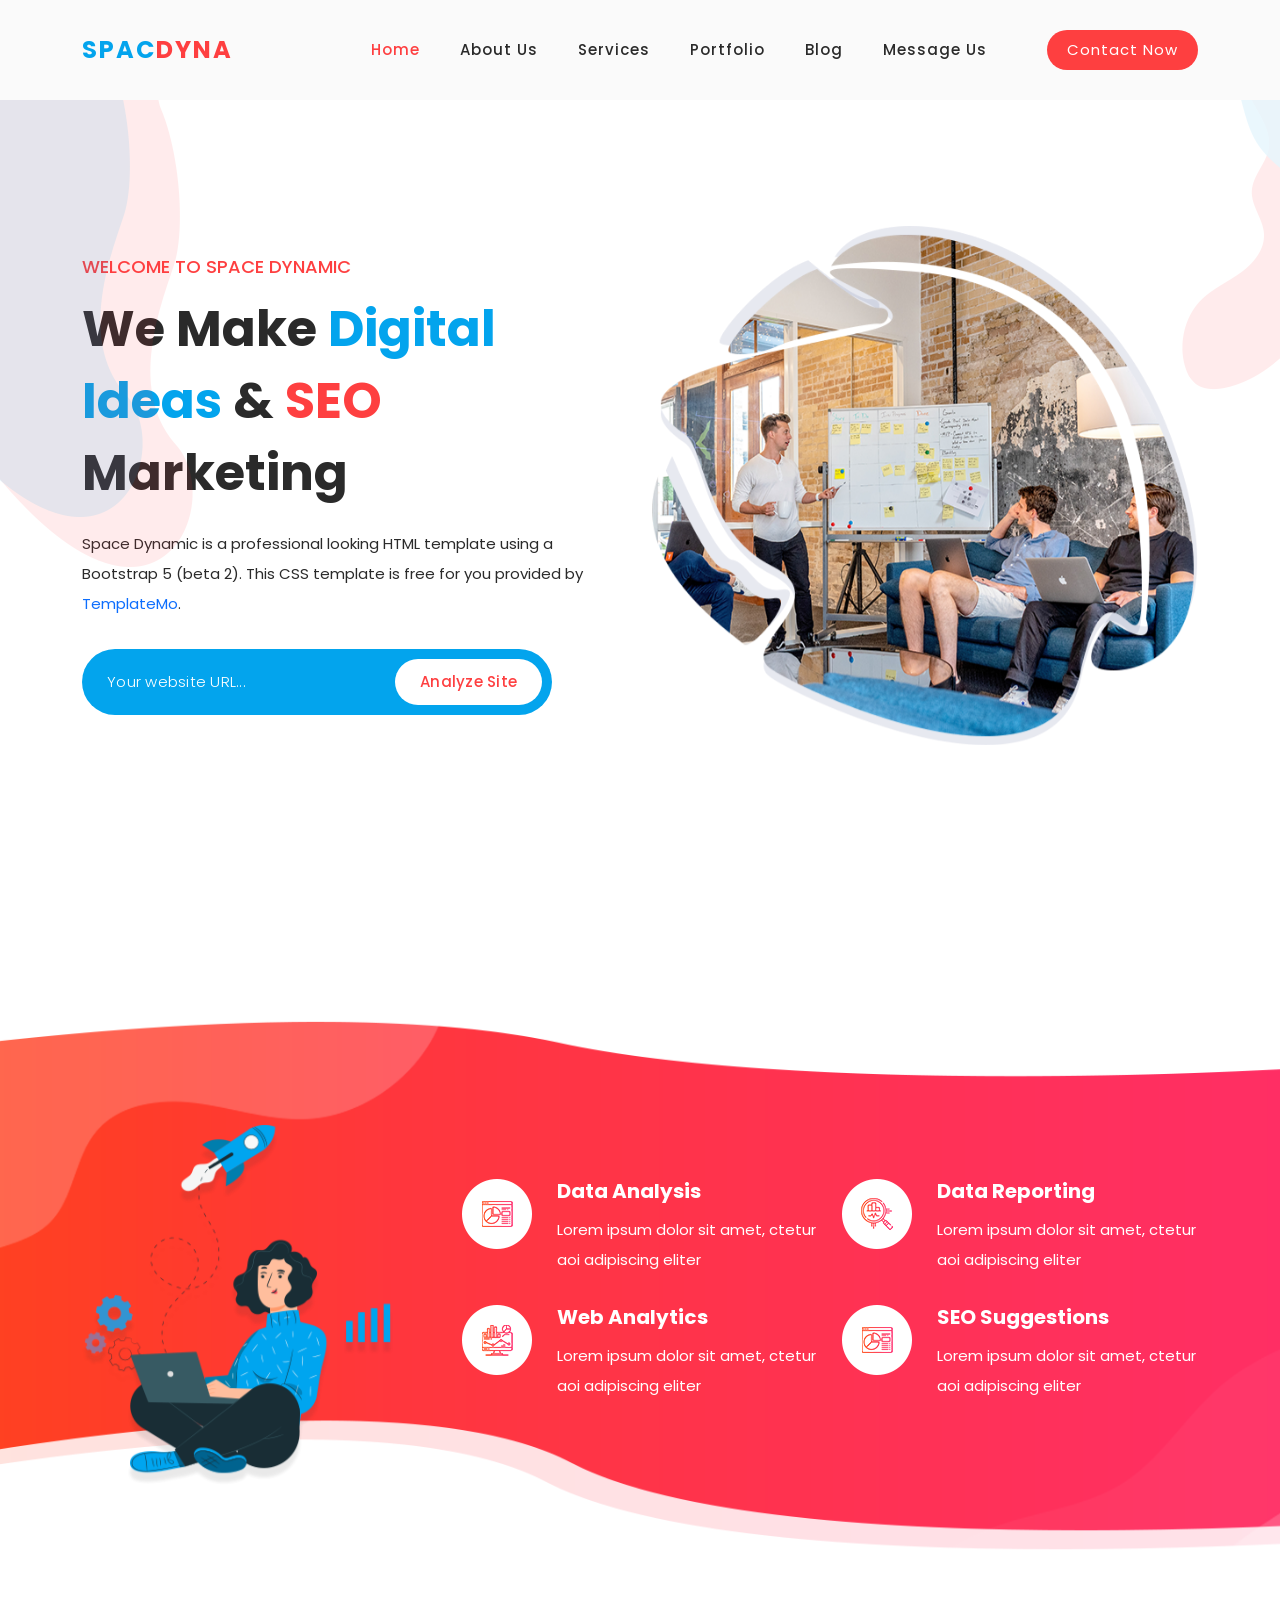
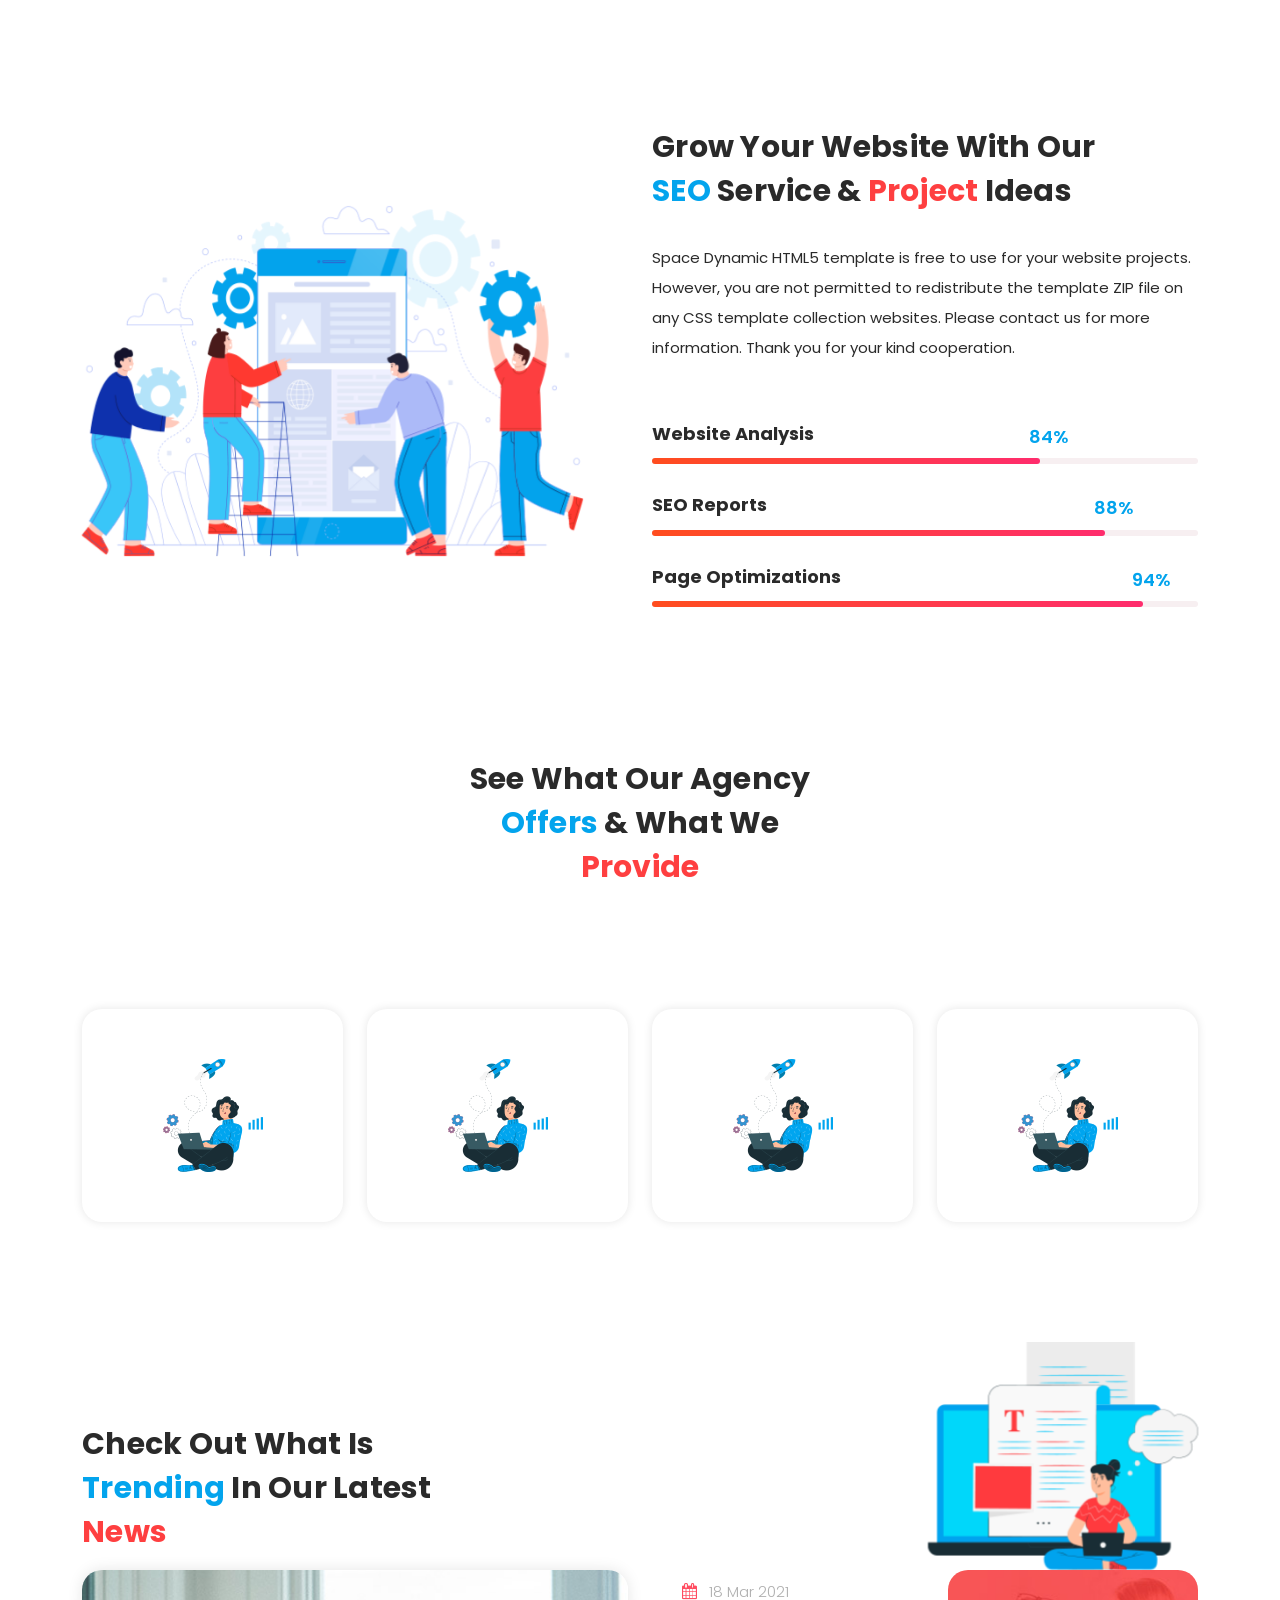
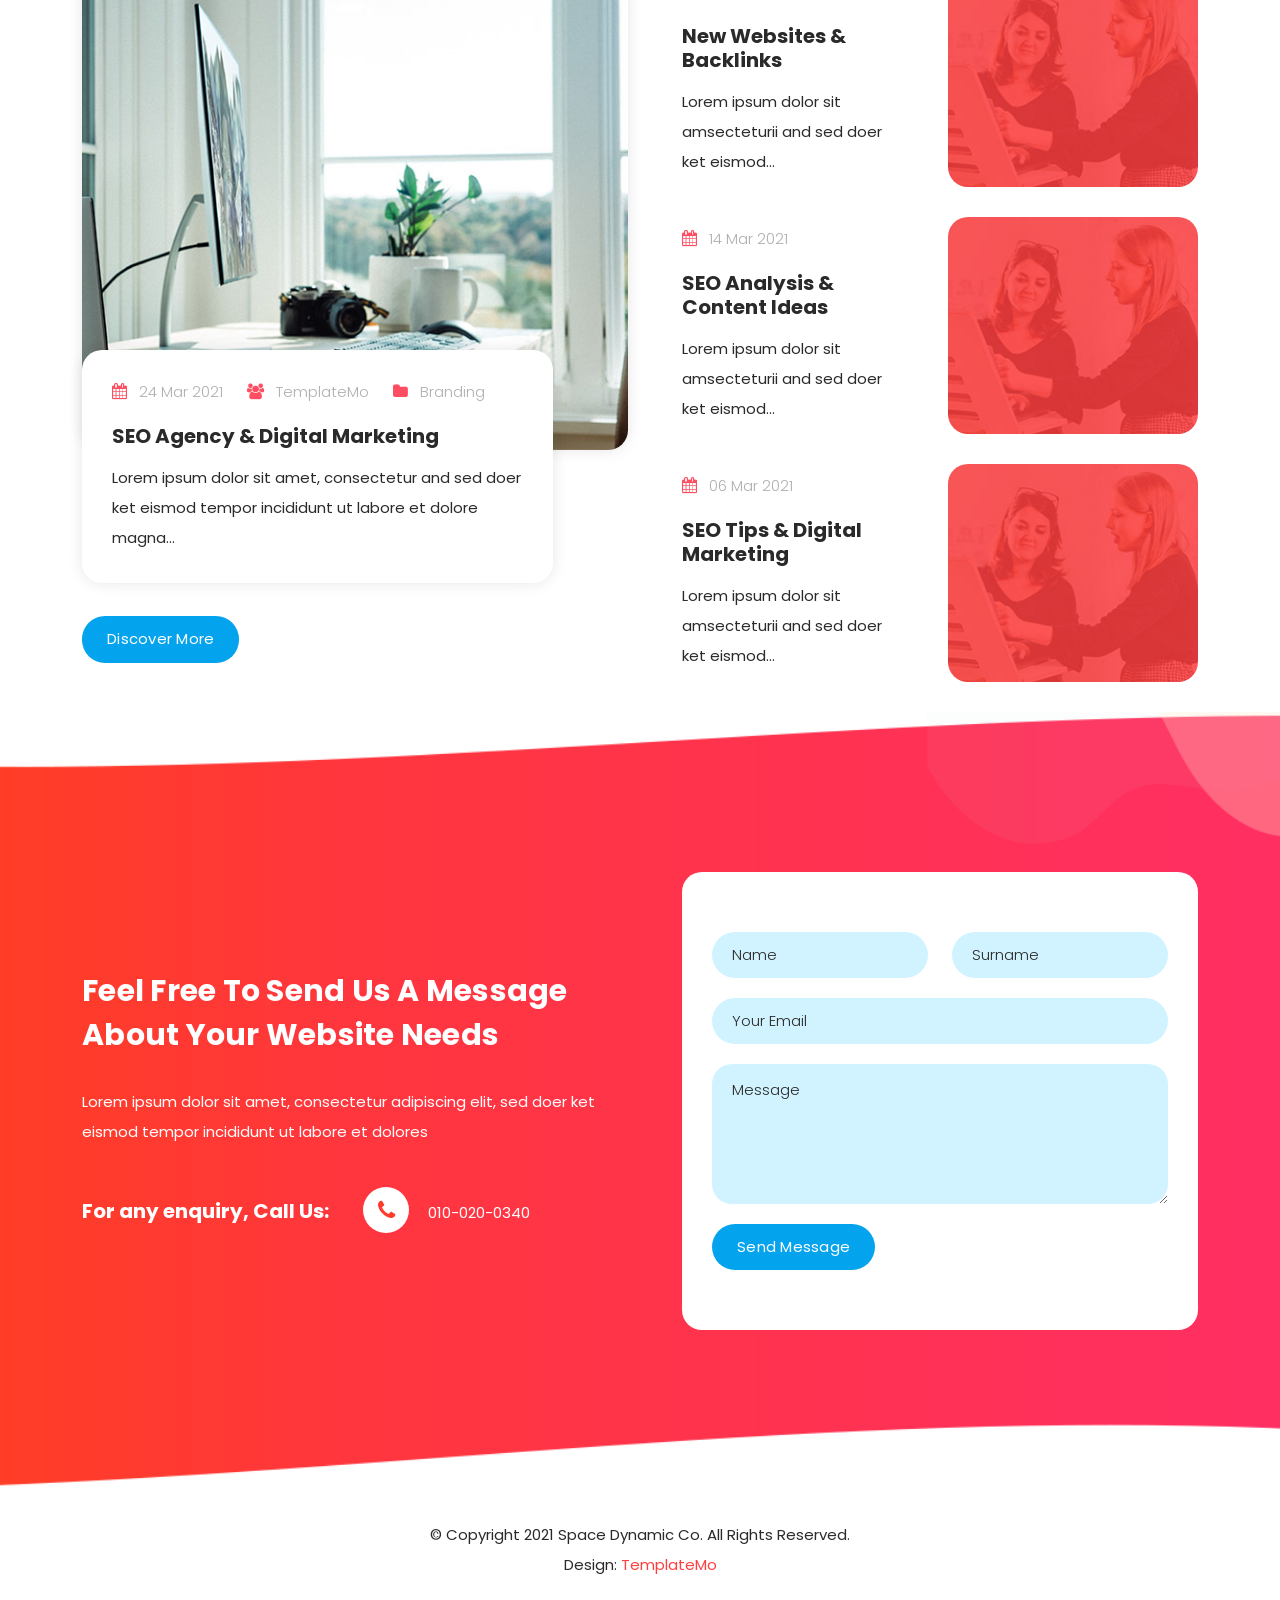
<file: templatemo_562_space_dynamic/index.html>
<!DOCTYPE html>
<html lang="en">

  <head>

    <meta charset="UTF-8">
    <meta name="viewport" content="width=device-width, initial-scale=1, shrink-to-fit=no">
    <meta name="description" content="">
    <meta name="author" content="">
    <link rel="preconnect" href="https://fonts.gstatic.com">
    <link href="https://fonts.googleapis.com/css2?family=Poppins:wght@100;200;300;400;500;600;700;800;900&display=swap" rel="stylesheet">

    <title>Space Dynamic - SEO HTML5 Template</title>

    <!-- Bootstrap core CSS -->
    <link href="vendor/bootstrap/css/bootstrap.min.css" rel="stylesheet">

    <!-- Additional CSS Files -->
    <link rel="stylesheet" href="assets/css/fontawesome.css">
    <link rel="stylesheet" href="assets/css/templatemo-space-dynamic.css">
    <link rel="stylesheet" href="assets/css/animated.css">
    <link rel="stylesheet" href="assets/css/owl.css">
<!--
    
TemplateMo 562 Space Dynamic

https://templatemo.com/tm-562-space-dynamic

-->
  </head>

<body>

  <!-- ***** Preloader Start ***** -->
  <div id="js-preloader" class="js-preloader">
    <div class="preloader-inner">
      <span class="dot"></span>
      <div class="dots">
        <span></span>
        <span></span>
        <span></span>
      </div>
    </div>
  </div>
  <!-- ***** Preloader End ***** -->

  <!-- ***** Header Area Start ***** -->
  <header class="header-area header-sticky wow slideInDown" data-wow-duration="0.75s" data-wow-delay="0s">
    <div class="container">
      <div class="row">
        <div class="col-12">
          <nav class="main-nav">
            <!-- ***** Logo Start ***** -->
            <a href="index.html" class="logo">
              <h4>Spac<span>Dyna</span></h4>
            </a>
            <!-- ***** Logo End ***** -->
            <!-- ***** Menu Start ***** -->
            <ul class="nav">
              <li class="scroll-to-section"><a href="#top" class="active">Home</a></li>
              <li class="scroll-to-section"><a href="#about">About Us</a></li>
              <li class="scroll-to-section"><a href="#services">Services</a></li>
              <li class="scroll-to-section"><a href="#portfolio">Portfolio</a></li>
              <li class="scroll-to-section"><a href="#blog">Blog</a></li> 
              <li class="scroll-to-section"><a href="#contact">Message Us</a></li> 
              <li class="scroll-to-section"><div class="main-red-button"><a href="#contact">Contact Now</a></div></li> 
            </ul>        
            <a class='menu-trigger'>
                <span>Menu</span>
            </a>
            <!-- ***** Menu End ***** -->
          </nav>
        </div>
      </div>
    </div>
  </header>
  <!-- ***** Header Area End ***** -->

  <div class="main-banner wow fadeIn" id="top" data-wow-duration="1s" data-wow-delay="0.5s">
    <div class="container">
      <div class="row">
        <div class="col-lg-12">
          <div class="row">
            <div class="col-lg-6 align-self-center">
              <div class="left-content header-text wow fadeInLeft" data-wow-duration="1s" data-wow-delay="1s">
                <h6>Welcome to Space Dynamic</h6>
                <h2>We Make <em>Digital Ideas</em> &amp; <span>SEO</span> Marketing</h2>
                <p>Space Dynamic is a professional looking HTML template using a Bootstrap 5 (beta 2). This CSS template is free for you provided by <a rel="nofollow" href="https://templatemo.com/page/1" target="_parent">TemplateMo</a>.</p>
                <form id="search" action="#" method="GET">
                  <fieldset>
                    <input type="address" name="address" class="email" placeholder="Your website URL..." autocomplete="on" required>
                  </fieldset>
                  <fieldset>
                    <button type="submit" class="main-button">Analyze Site</button>
                  </fieldset>
                </form>
              </div>
            </div>
            <div class="col-lg-6">
              <div class="right-image wow fadeInRight" data-wow-duration="1s" data-wow-delay="0.5s">
                <img src="assets/images/banner-right-image.png" alt="team meeting">
              </div>
            </div>
          </div>
        </div>
      </div>
    </div>
  </div>

  <div id="about" class="about-us section">
    <div class="container">
      <div class="row">
        <div class="col-lg-4">
          <div class="left-image wow fadeIn" data-wow-duration="1s" data-wow-delay="0.2s">
            <img src="assets/images/about-left-image.png" alt="person graphic">
          </div>
        </div>
        <div class="col-lg-8 align-self-center">
          <div class="services">
            <div class="row">
              <div class="col-lg-6">
                <div class="item wow fadeIn" data-wow-duration="1s" data-wow-delay="0.5s">
                  <div class="icon">
                    <img src="assets/images/service-icon-01.png" alt="reporting">
                  </div>
                  <div class="right-text">
                    <h4>Data Analysis</h4>
                    <p>Lorem ipsum dolor sit amet, ctetur aoi adipiscing eliter</p>
                  </div>
                </div>
              </div>
              <div class="col-lg-6">
                <div class="item wow fadeIn" data-wow-duration="1s" data-wow-delay="0.7s">
                  <div class="icon">
                    <img src="assets/images/service-icon-02.png" alt="">
                  </div>
                  <div class="right-text">
                    <h4>Data Reporting</h4>
                    <p>Lorem ipsum dolor sit amet, ctetur aoi adipiscing eliter</p>
                  </div>
                </div>
              </div>
              <div class="col-lg-6">
                <div class="item wow fadeIn" data-wow-duration="1s" data-wow-delay="0.9s">
                  <div class="icon">
                    <img src="assets/images/service-icon-03.png" alt="">
                  </div>
                  <div class="right-text">
                    <h4>Web Analytics</h4>
                    <p>Lorem ipsum dolor sit amet, ctetur aoi adipiscing eliter</p>
                  </div>
                </div>
              </div>
              <div class="col-lg-6">
                <div class="item wow fadeIn" data-wow-duration="1s" data-wow-delay="1.1s">
                  <div class="icon">
                    <img src="assets/images/service-icon-04.png" alt="">
                  </div>
                  <div class="right-text">
                    <h4>SEO Suggestions</h4>
                    <p>Lorem ipsum dolor sit amet, ctetur aoi adipiscing eliter</p>
                  </div>
                </div>
              </div>
            </div>
          </div>
        </div>
      </div>
    </div>
  </div>

  <div id="services" class="our-services section">
    <div class="container">
      <div class="row">
        <div class="col-lg-6 align-self-center  wow fadeInLeft" data-wow-duration="1s" data-wow-delay="0.2s">
          <div class="left-image">
            <img src="assets/images/services-left-image.png" alt="">
          </div>
        </div>
        <div class="col-lg-6 wow fadeInRight" data-wow-duration="1s" data-wow-delay="0.2s">
          <div class="section-heading">
            <h2>Grow your website with our <em>SEO</em> service &amp; <span>Project</span> Ideas</h2>
            <p>Space Dynamic HTML5 template is free to use for your website projects. However, you are not permitted to redistribute the template ZIP file on any CSS template collection websites. Please contact us for more information. Thank you for your kind cooperation.</p>
          </div>
          <div class="row">
            <div class="col-lg-12">
              <div class="first-bar progress-skill-bar">
                <h4>Website Analysis</h4>
                <span>84%</span>
                <div class="filled-bar"></div>
                <div class="full-bar"></div>
              </div>
            </div>
            <div class="col-lg-12">
              <div class="second-bar progress-skill-bar">
                <h4>SEO Reports</h4>
                <span>88%</span>
                <div class="filled-bar"></div>
                <div class="full-bar"></div>
              </div>
            </div>
            <div class="col-lg-12">
              <div class="third-bar progress-skill-bar">
                <h4>Page Optimizations</h4>
                <span>94%</span>
                <div class="filled-bar"></div>
                <div class="full-bar"></div>
              </div>
            </div>
          </div>
        </div>
      </div>
    </div>
  </div>

  <div id="portfolio" class="our-portfolio section">
    <div class="container">
      <div class="row">
        <div class="col-lg-6 offset-lg-3">
          <div class="section-heading  wow bounceIn" data-wow-duration="1s" data-wow-delay="0.2s">
            <h2>See What Our Agency <em>Offers</em> &amp; What We <span>Provide</span></h2>
          </div>
        </div>
      </div>
      <div class="row">
        <div class="col-lg-3 col-sm-6">
          <a href="#">
            <div class="item wow bounceInUp" data-wow-duration="1s" data-wow-delay="0.3s">
              <div class="hidden-content">
                <h4>SEO Analysis</h4>
                <p>Lorem ipsum dolor sit ameti ctetur aoi adipiscing eto.</p>
              </div>
              <div class="showed-content">
                <img src="assets/images/portfolio-image.png" alt="">
              </div>
            </div>
          </a>
        </div>
        <div class="col-lg-3 col-sm-6">
          <a href="#">
            <div class="item wow bounceInUp" data-wow-duration="1s" data-wow-delay="0.4s">
              <div class="hidden-content">
                <h4>Website Reporting</h4>
                <p>Lorem ipsum dolor sit ameti ctetur aoi adipiscing eto.</p>
              </div>
              <div class="showed-content">
                <img src="assets/images/portfolio-image.png" alt="">
              </div>
            </div>
          </a>
        </div>
        <div class="col-lg-3 col-sm-6">
          <a href="#">
            <div class="item wow bounceInUp" data-wow-duration="1s" data-wow-delay="0.5s">
              <div class="hidden-content">
                <h4>Performance Tests</h4>
                <p>Lorem ipsum dolor sit ameti ctetur aoi adipiscing eto.</p>
              </div>
              <div class="showed-content">
                <img src="assets/images/portfolio-image.png" alt="">
              </div>
            </div>
          </a>
        </div>
        <div class="col-lg-3 col-sm-6">
          <a href="#">
            <div class="item wow bounceInUp" data-wow-duration="1s" data-wow-delay="0.6s">
              <div class="hidden-content">
                <h4>Data Analysis</h4>
                <p>Lorem ipsum dolor sit ameti ctetur aoi adipiscing eto.</p>
              </div>
              <div class="showed-content">
                <img src="assets/images/portfolio-image.png" alt="">
              </div>
            </div>
          </a>
        </div>
      </div>
    </div>
  </div>

  <div id="blog" class="our-blog section">
    <div class="container">
      <div class="row">
        <div class="col-lg-6 wow fadeInDown" data-wow-duration="1s" data-wow-delay="0.25s">
          <div class="section-heading">
            <h2>Check Out What Is <em>Trending</em> In Our Latest <span>News</span></h2>
          </div>
        </div>
        <div class="col-lg-6 wow fadeInDown" data-wow-duration="1s" data-wow-delay="0.25s">
          <div class="top-dec">
            <img src="assets/images/blog-dec.png" alt="">
          </div>
        </div>
      </div>
      <div class="row">
        <div class="col-lg-6 wow fadeInUp" data-wow-duration="1s" data-wow-delay="0.25s">
          <div class="left-image">
            <a href="#"><img src="assets/images/big-blog-thumb.jpg" alt="Workspace Desktop"></a>
            <div class="info">
              <div class="inner-content">
                <ul>
                  <li><i class="fa fa-calendar"></i> 24 Mar 2021</li>
                  <li><i class="fa fa-users"></i> TemplateMo</li>
                  <li><i class="fa fa-folder"></i> Branding</li>
                </ul>
                <a href="#"><h4>SEO Agency &amp; Digital Marketing</h4></a>
                <p>Lorem ipsum dolor sit amet, consectetur and sed doer ket eismod tempor incididunt ut labore et dolore magna...</p>
                <div class="main-blue-button">
                  <a href="#">Discover More</a>
                </div>
              </div>
            </div>
          </div>
        </div>
        <div class="col-lg-6 wow fadeInUp" data-wow-duration="1s" data-wow-delay="0.25s">
          <div class="right-list">
            <ul>
              <li>
                <div class="left-content align-self-center">
                  <span><i class="fa fa-calendar"></i> 18 Mar 2021</span>
                  <a href="#"><h4>New Websites &amp; Backlinks</h4></a>
                  <p>Lorem ipsum dolor sit amsecteturii and sed doer ket eismod...</p>
                </div>
                <div class="right-image">
                  <a href="#"><img src="assets/images/blog-thumb-01.jpg" alt=""></a>
                </div>
              </li>
              <li>
                <div class="left-content align-self-center">
                  <span><i class="fa fa-calendar"></i> 14 Mar 2021</span>
                  <a href="#"><h4>SEO Analysis &amp; Content Ideas</h4></a>
                  <p>Lorem ipsum dolor sit amsecteturii and sed doer ket eismod...</p>
                </div>
                <div class="right-image">
                  <a href="#"><img src="assets/images/blog-thumb-01.jpg" alt=""></a>
                </div>
              </li>
              <li>
                <div class="left-content align-self-center">
                  <span><i class="fa fa-calendar"></i> 06 Mar 2021</span>
                  <a href="#"><h4>SEO Tips &amp; Digital Marketing</h4></a>
                  <p>Lorem ipsum dolor sit amsecteturii and sed doer ket eismod...</p>
                </div>
                <div class="right-image">
                  <a href="#"><img src="assets/images/blog-thumb-01.jpg" alt=""></a>
                </div>
              </li>
            </ul>
          </div>
        </div>
      </div>
    </div>
  </div>

  <div id="contact" class="contact-us section">
    <div class="container">
      <div class="row">
        <div class="col-lg-6 align-self-center wow fadeInLeft" data-wow-duration="0.5s" data-wow-delay="0.25s">
          <div class="section-heading">
            <h2>Feel Free To Send Us a Message About Your Website Needs</h2>
            <p>Lorem ipsum dolor sit amet, consectetur adipiscing elit, sed doer ket eismod tempor incididunt ut labore et dolores</p>
            <div class="phone-info">
              <h4>For any enquiry, Call Us: <span><i class="fa fa-phone"></i> <a href="#">010-020-0340</a></span></h4>
            </div>
          </div>
        </div>
        <div class="col-lg-6 wow fadeInRight" data-wow-duration="0.5s" data-wow-delay="0.25s">
          <form id="contact" action="" method="post">
            <div class="row">
              <div class="col-lg-6">
                <fieldset>
                  <input type="name" name="name" id="name" placeholder="Name" autocomplete="on" required>
                </fieldset>
              </div>
              <div class="col-lg-6">
                <fieldset>
                  <input type="surname" name="surname" id="surname" placeholder="Surname" autocomplete="on" required>
                </fieldset>
              </div>
              <div class="col-lg-12">
                <fieldset>
                  <input type="text" name="email" id="email" pattern="[^ @]*@[^ @]*" placeholder="Your Email" required="">
                </fieldset>
              </div>
              <div class="col-lg-12">
                <fieldset>
                  <textarea name="message" type="text" class="form-control" id="message" placeholder="Message" required=""></textarea>  
                </fieldset>
              </div>
              <div class="col-lg-12">
                <fieldset>
                  <button type="submit" id="form-submit" class="main-button ">Send Message</button>
                </fieldset>
              </div>
            </div>
            <div class="contact-dec">
              <img src="assets/images/contact-decoration.png" alt="">
            </div>
          </form>
        </div>
      </div>
    </div>
  </div>

  <footer>
    <div class="container">
      <div class="row">
        <div class="col-lg-12 wow fadeIn" data-wow-duration="1s" data-wow-delay="0.25s">
          <p>© Copyright 2021 Space Dynamic Co. All Rights Reserved. 
          
          <br>Design: <a rel="nofollow" href="https://templatemo.com">TemplateMo</a></p>
        </div>
      </div>
    </div>
  </footer>
  <!-- Scripts -->
  <script src="vendor/jquery/jquery.min.js"></script>
  <script src="vendor/bootstrap/js/bootstrap.bundle.min.js"></script>
  <script src="assets/js/owl-carousel.js"></script>
  <script src="assets/js/animation.js"></script>
  <script src="assets/js/imagesloaded.js"></script>
  <script src="assets/js/templatemo-custom.js"></script>

</body>
</html>
</file>
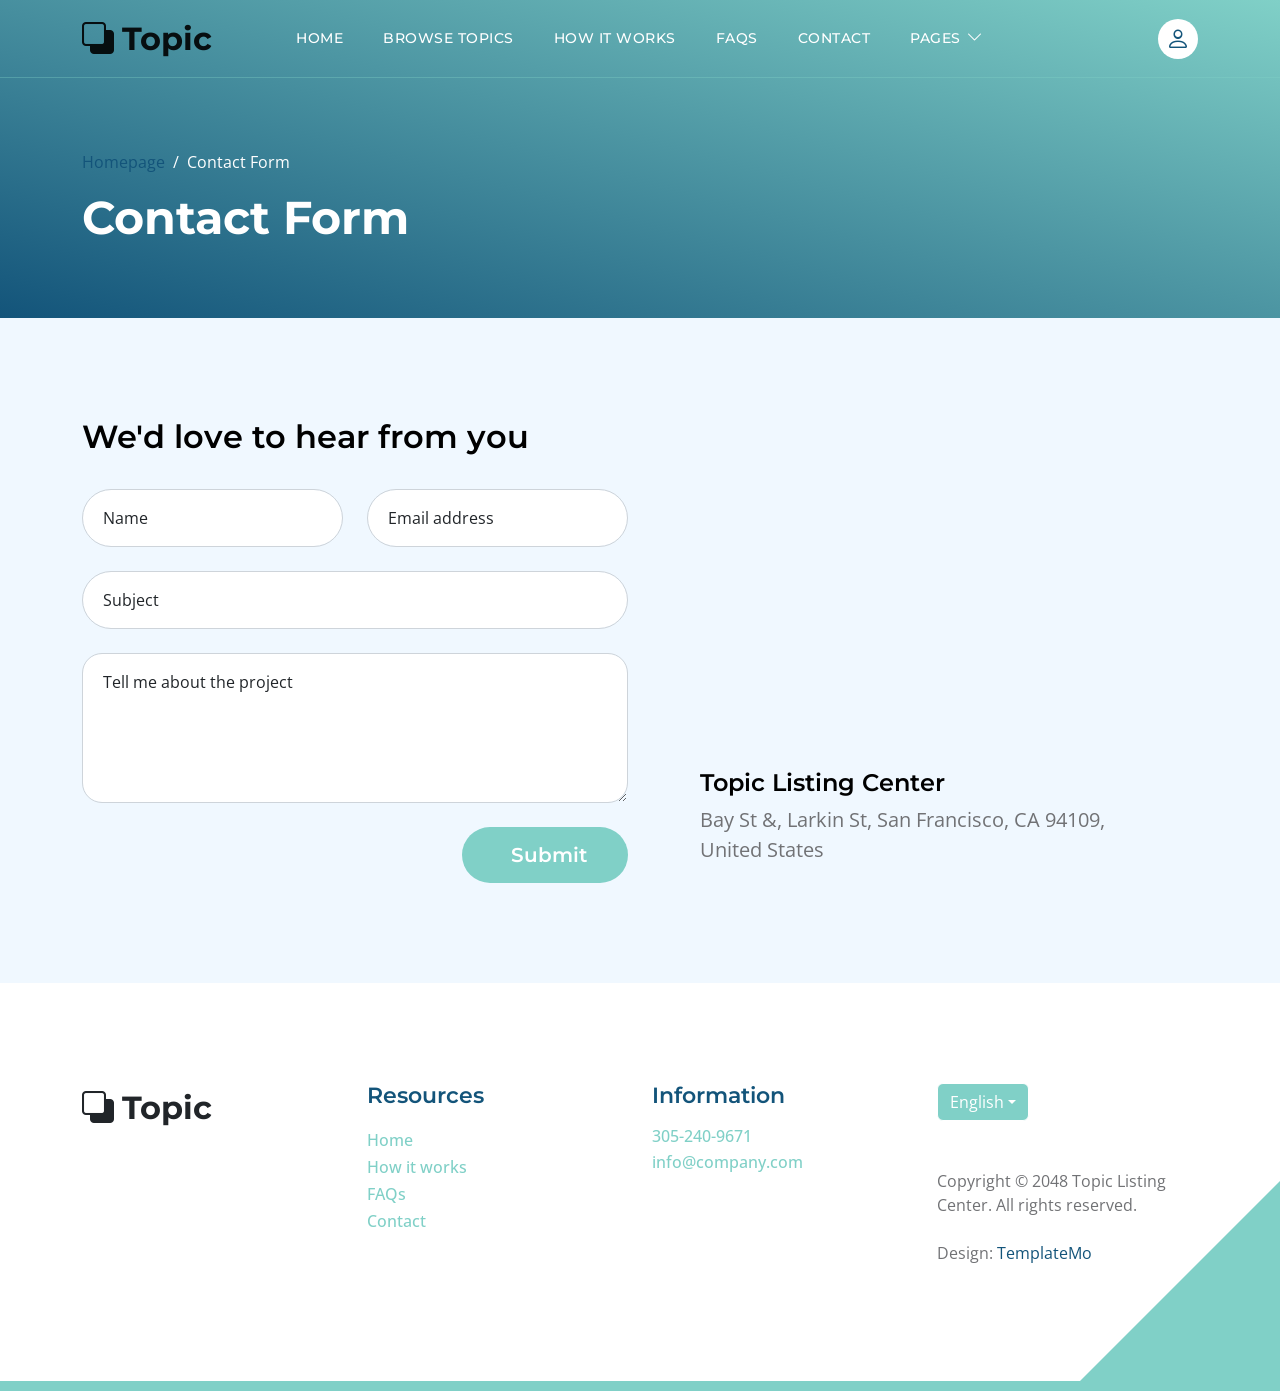
<file: templatemo_590_topic_listing/contact.html>
<!doctype html>
<html lang="en">
    <head>
        <meta charset="utf-8">
        <meta name="viewport" content="width=device-width, initial-scale=1">

        <meta name="description" content="">
        <meta name="author" content="">

        <title>Topic Listing Contact Page</title>

        <!-- CSS FILES -->        
        <link rel="preconnect" href="https://fonts.googleapis.com">
        
        <link rel="preconnect" href="https://fonts.gstatic.com" crossorigin>

        <link href="https://fonts.googleapis.com/css2?family=Montserrat:wght@500;600;700&family=Open+Sans&display=swap" rel="stylesheet">
                        
        <link href="css/bootstrap.min.css" rel="stylesheet">

        <link href="css/bootstrap-icons.css" rel="stylesheet">

        <link href="css/templatemo-topic-listing.css" rel="stylesheet">
<!--

TemplateMo 590 topic listing

https://templatemo.com/tm-590-topic-listing

-->
    </head>
    
    <body class="topics-listing-page" id="top">

        <main>

            <nav class="navbar navbar-expand-lg">
                <div class="container">
                    <a class="navbar-brand" href="index.html">
                        <i class="bi-back"></i>
                        <span>Topic</span>
                    </a>

                    <div class="d-lg-none ms-auto me-4">
                        <a href="#top" class="navbar-icon bi-person smoothscroll"></a>
                    </div>
    
                    <button class="navbar-toggler" type="button" data-bs-toggle="collapse" data-bs-target="#navbarNav" aria-controls="navbarNav" aria-expanded="false" aria-label="Toggle navigation">
                        <span class="navbar-toggler-icon"></span>
                    </button>
    
                    <div class="collapse navbar-collapse" id="navbarNav">
                        <ul class="navbar-nav ms-lg-5 me-lg-auto">
                            <li class="nav-item">
                                <a class="nav-link click-scroll" href="index.html#section_1">Home</a>
                            </li>

                            <li class="nav-item">
                                <a class="nav-link click-scroll" href="index.html#section_2">Browse Topics</a>
                            </li>
    
                            <li class="nav-item">
                                <a class="nav-link click-scroll" href="index.html#section_3">How it works</a>
                            </li>

                            <li class="nav-item">
                                <a class="nav-link click-scroll" href="index.html#section_4">FAQs</a>
                            </li>
    
                            <li class="nav-item">
                                <a class="nav-link click-scroll" href="index.html#section_5">Contact</a>
                            </li>

                            <li class="nav-item dropdown">
                                <a class="nav-link dropdown-toggle" href="#section_5" id="navbarLightDropdownMenuLink" role="button" data-bs-toggle="dropdown" aria-expanded="false">Pages</a>

                                <ul class="dropdown-menu dropdown-menu-light" aria-labelledby="navbarLightDropdownMenuLink">
                                    <li><a class="dropdown-item" href="topics-listing.html">Topics Listing</a></li>

                                    <li><a class="dropdown-item active" href="contact.html">Contact Form</a></li>
                                </ul>
                            </li>
                        </ul>

                        <div class="d-none d-lg-block">
                            <a href="#top" class="navbar-icon bi-person smoothscroll"></a>
                        </div>
                    </div>
                </div>
            </nav>


            <header class="site-header d-flex flex-column justify-content-center align-items-center">
                <div class="container">
                    <div class="row align-items-center">

                        <div class="col-lg-5 col-12">
                            <nav aria-label="breadcrumb">
                                <ol class="breadcrumb">
                                    <li class="breadcrumb-item"><a href="index.html">Homepage</a></li>

                                    <li class="breadcrumb-item active" aria-current="page">Contact Form</li>
                                </ol>
                            </nav>

                            <h2 class="text-white">Contact Form</h2>
                        </div>

                    </div>
                </div>
            </header>


            <section class="section-padding section-bg">
                <div class="container">
                    <div class="row">

                        <div class="col-lg-12 col-12">
                            <h3 class="mb-4 pb-2">We'd love to hear from you</h3>
                        </div>

                        <div class="col-lg-6 col-12">
                            <form action="#" method="post" class="custom-form contact-form" role="form">
                                <div class="row">
                                    <div class="col-lg-6 col-md-6 col-12">
                                        <div class="form-floating">
                                            <input type="text" name="name" id="name" class="form-control" placeholder="Name" required="">
                                            
                                            <label for="floatingInput">Name</label>
                                        </div>
                                    </div>

                                    <div class="col-lg-6 col-md-6 col-12"> 
                                        <div class="form-floating">
                                            <input type="email" name="email" id="email" pattern="[^ @]*@[^ @]*" class="form-control" placeholder="Email address" required="">
                                            
                                            <label for="floatingInput">Email address</label>
                                        </div>
                                    </div>

                                    <div class="col-lg-12 col-12">
                                        <div class="form-floating">
                                            <input type="text" name="subject" id="name" class="form-control" placeholder="Name" required="">
                                            
                                            <label for="floatingInput">Subject</label>
                                        </div>

                                        <div class="form-floating">
                                            <textarea class="form-control" id="message" name="message" placeholder="Tell me about the project"></textarea>
                                            
                                            <label for="floatingTextarea">Tell me about the project</label>
                                        </div>
                                    </div>

                                    <div class="col-lg-4 col-12 ms-auto">
                                        <button type="submit" class="form-control">Submit</button>
                                    </div>

                                </div>
                            </form>
                        </div>

                        <div class="col-lg-5 col-12 mx-auto mt-5 mt-lg-0">
                            <iframe class="google-map" src="https://www.google.com/maps/embed?pb=!1m18!1m12!1m3!1d2595.065641062665!2d-122.4230416990949!3d37.80335401520422!2m3!1f0!2f0!3f0!3m2!1i1024!2i768!4f13.1!3m3!1m2!1s0x80858127459fabad%3A0x808ba520e5e9edb7!2sFrancisco%20Park!5e1!3m2!1sen!2sth!4v1684340239744!5m2!1sen!2sth" width="100%" height="250" style="border:0;" allowfullscreen="" loading="lazy" referrerpolicy="no-referrer-when-downgrade"></iframe>

                            <h5 class="mt-4 mb-2">Topic Listing Center</h5>

                            <p>Bay St &amp;, Larkin St, San Francisco, CA 94109, United States</p>
                        </div>

                    </div>
                </div>
            </section>
        </main>

        <footer class="site-footer section-padding">
            <div class="container">
                <div class="row">

                    <div class="col-lg-3 col-12 mb-4 pb-2">
                        <a class="navbar-brand mb-2" href="index.html">
                            <i class="bi-back"></i>
                            <span>Topic</span>
                        </a>
                    </div>

                    <div class="col-lg-3 col-md-4 col-6">
                        <h6 class="site-footer-title mb-3">Resources</h6>

                        <ul class="site-footer-links">
                            <li class="site-footer-link-item">
                                <a href="#" class="site-footer-link">Home</a>
                            </li>

                            <li class="site-footer-link-item">
                                <a href="#" class="site-footer-link">How it works</a>
                            </li>

                            <li class="site-footer-link-item">
                                <a href="#" class="site-footer-link">FAQs</a>
                            </li>

                            <li class="site-footer-link-item">
                                <a href="#" class="site-footer-link">Contact</a>
                            </li>
                        </ul>
                    </div>

                    <div class="col-lg-3 col-md-4 col-6 mb-4 mb-lg-0">
                        <h6 class="site-footer-title mb-3">Information</h6>

                        <p class="text-white d-flex mb-1">
                            <a href="tel: 305-240-9671" class="site-footer-link">
                                305-240-9671
                            </a>
                        </p>

                        <p class="text-white d-flex">
                            <a href="mailto:info@company.com" class="site-footer-link">
                                info@company.com
                            </a>
                        </p>
                    </div>

                    <div class="col-lg-3 col-md-4 col-12 mt-4 mt-lg-0 ms-auto">
                        <div class="dropdown">
                            <button class="btn btn-secondary dropdown-toggle" type="button" data-bs-toggle="dropdown" aria-expanded="false">
                            English</button>

                            <ul class="dropdown-menu">
                                <li><button class="dropdown-item" type="button">Thai</button></li>

                                <li><button class="dropdown-item" type="button">Myanmar</button></li>

                                <li><button class="dropdown-item" type="button">Arabic</button></li>
                            </ul>
                        </div>

                        <p class="copyright-text mt-lg-5 mt-4">Copyright © 2048 Topic Listing Center. All rights reserved.
                        <br><br>Design: <a rel="nofollow" href="https://templatemo.com" target="_blank">TemplateMo</a></p>
                        
                    </div>

                </div>
            </div>
        </footer>

        <!-- JAVASCRIPT FILES -->
        <script src="js/jquery.min.js"></script>
        <script src="js/bootstrap.bundle.min.js"></script>
        <script src="js/jquery.sticky.js"></script>
        <script src="js/custom.js"></script>

    </body>
</html>
</file>
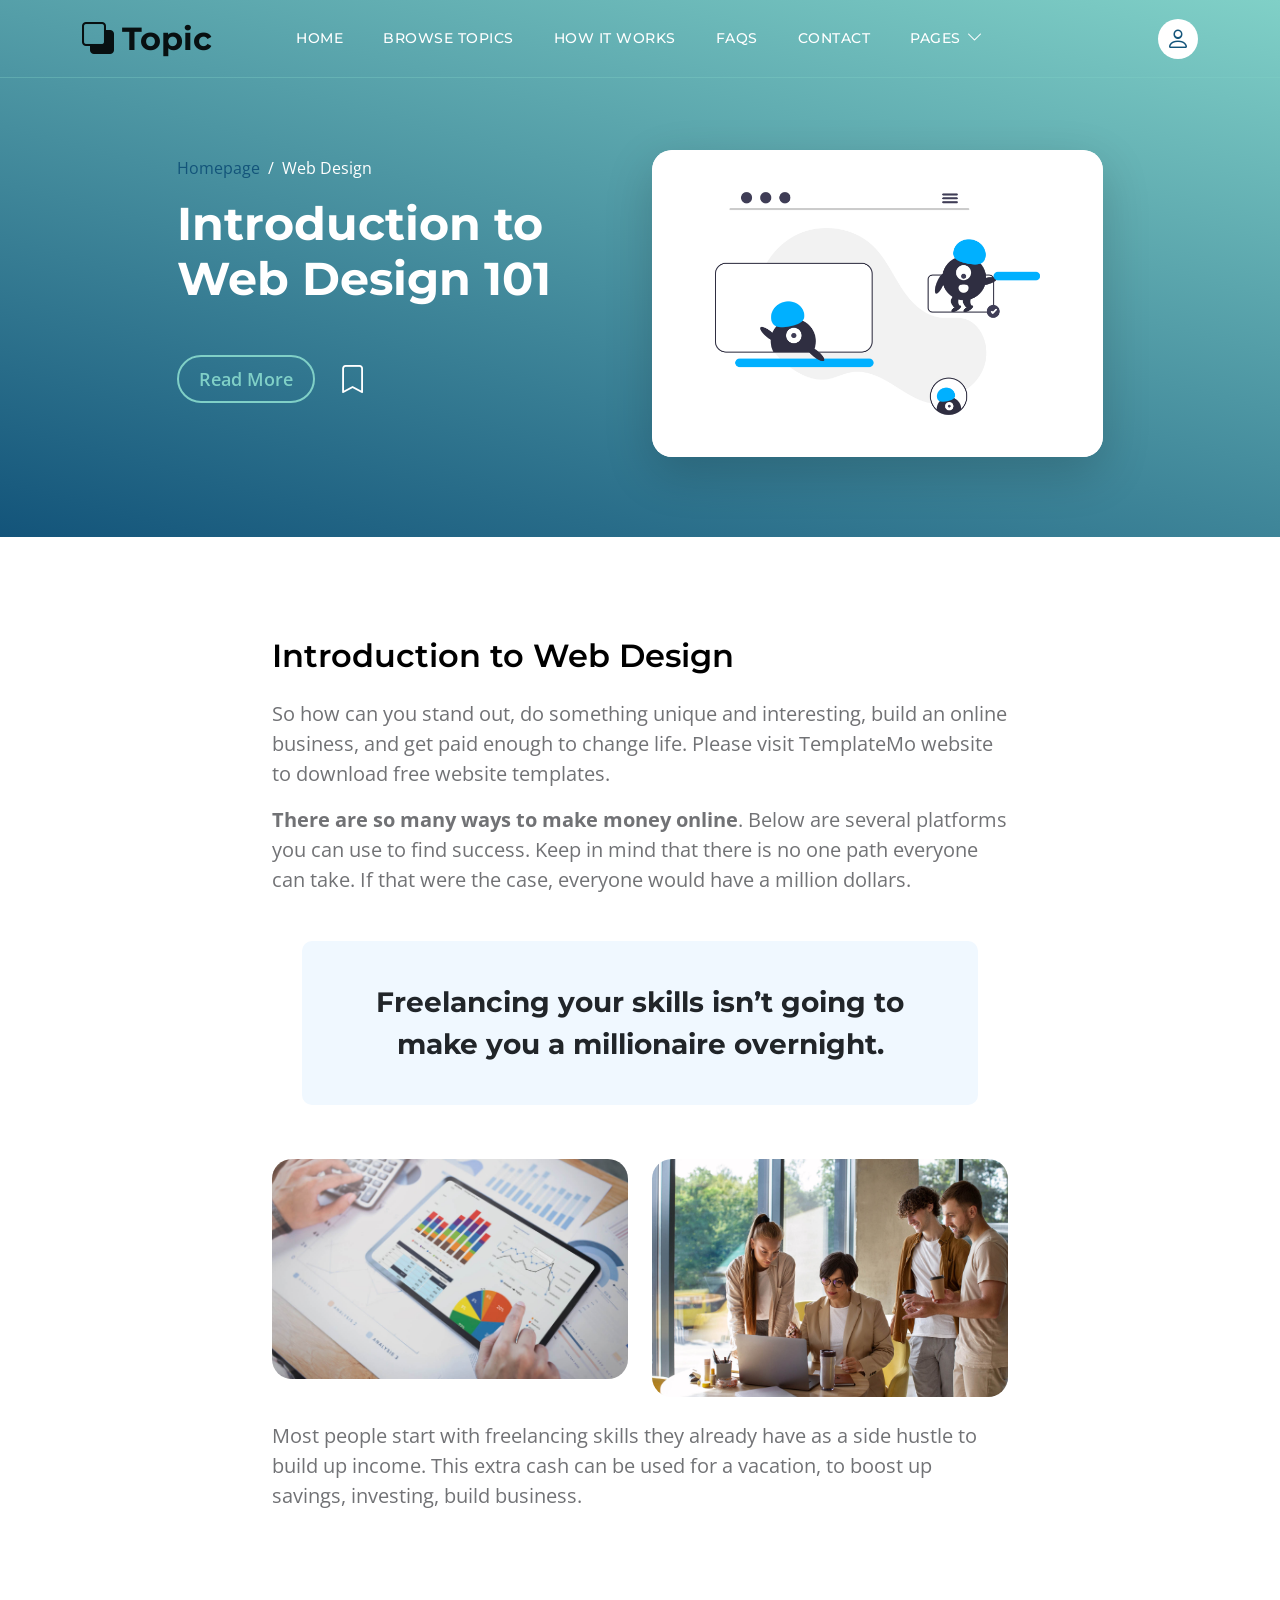
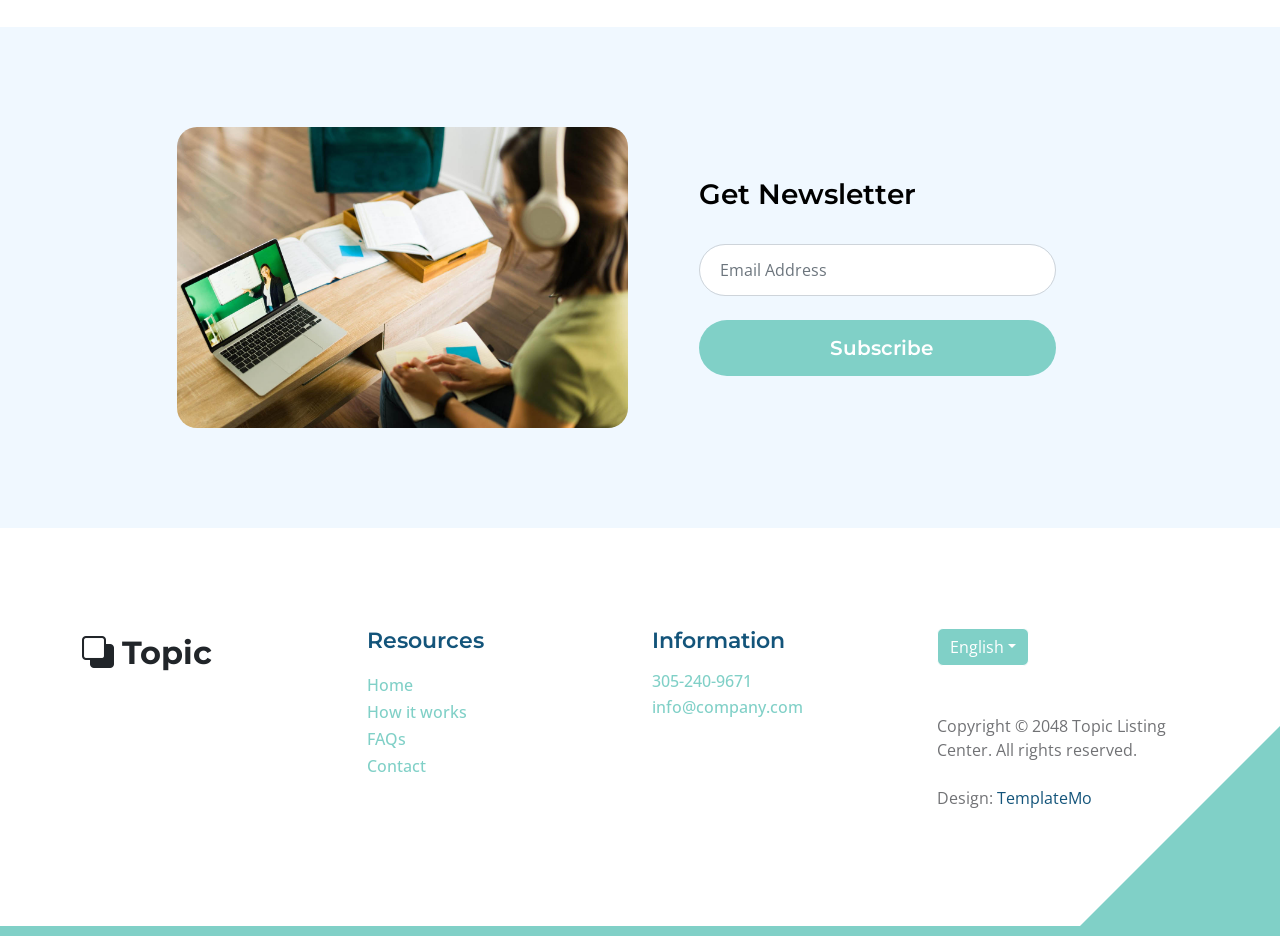
<file: templatemo_590_topic_listing/topics-detail.html>
<!doctype html>
<html lang="en">
    <head>
        <meta charset="utf-8">
        <meta name="viewport" content="width=device-width, initial-scale=1">

        <meta name="description" content="">
        <meta name="author" content="">

        <title>Topic Detail Page</title>

        <!-- CSS FILES -->        
        <link rel="preconnect" href="https://fonts.googleapis.com">
        
        <link rel="preconnect" href="https://fonts.gstatic.com" crossorigin>

        <link href="https://fonts.googleapis.com/css2?family=Montserrat:wght@500;600;700&family=Open+Sans&display=swap" rel="stylesheet">
                        
        <link href="css/bootstrap.min.css" rel="stylesheet">

        <link href="css/bootstrap-icons.css" rel="stylesheet">

        <link href="css/templatemo-topic-listing.css" rel="stylesheet">
<!--

TemplateMo 590 topic listing

https://templatemo.com/tm-590-topic-listing

-->
    </head>
    
    <body id="top">

        <main>

            <nav class="navbar navbar-expand-lg">
                <div class="container">
                    <a class="navbar-brand" href="index.html">
                        <i class="bi-back"></i>
                        <span>Topic</span>
                    </a>

                    <div class="d-lg-none ms-auto me-4">
                        <a href="#top" class="navbar-icon bi-person smoothscroll"></a>
                    </div>
    
                    <button class="navbar-toggler" type="button" data-bs-toggle="collapse" data-bs-target="#navbarNav" aria-controls="navbarNav" aria-expanded="false" aria-label="Toggle navigation">
                        <span class="navbar-toggler-icon"></span>
                    </button>
    
                    <div class="collapse navbar-collapse" id="navbarNav">
                        <ul class="navbar-nav ms-lg-5 me-lg-auto">
                            <li class="nav-item">
                                <a class="nav-link click-scroll" href="index.html#section_1">Home</a>
                            </li>

                            <li class="nav-item">
                                <a class="nav-link click-scroll" href="index.html#section_2">Browse Topics</a>
                            </li>
    
                            <li class="nav-item">
                                <a class="nav-link click-scroll" href="index.html#section_3">How it works</a>
                            </li>

                            <li class="nav-item">
                                <a class="nav-link click-scroll" href="index.html#section_4">FAQs</a>
                            </li>
    
                            <li class="nav-item">
                                <a class="nav-link click-scroll" href="index.html#section_5">Contact</a>
                            </li>

                            <li class="nav-item dropdown">
                                <a class="nav-link dropdown-toggle" href="#section_5" id="navbarLightDropdownMenuLink" role="button" data-bs-toggle="dropdown" aria-expanded="false">Pages</a>

                                <ul class="dropdown-menu dropdown-menu-light" aria-labelledby="navbarLightDropdownMenuLink">
                                    <li><a class="dropdown-item" href="topics-listing.html">Topics Listing</a></li>

                                    <li><a class="dropdown-item" href="contact.html">Contact Form</a></li>
                                </ul>
                            </li>
                        </ul>

                        <div class="d-none d-lg-block">
                            <a href="#top" class="navbar-icon bi-person smoothscroll"></a>
                        </div>
                    </div>
                </div>
            </nav>
            

            <header class="site-header d-flex flex-column justify-content-center align-items-center">
                <div class="container">
                    <div class="row justify-content-center align-items-center">

                        <div class="col-lg-5 col-12 mb-5">
                            <nav aria-label="breadcrumb">
                                <ol class="breadcrumb">
                                    <li class="breadcrumb-item"><a href="index.html">Homepage</a></li>

                                    <li class="breadcrumb-item active" aria-current="page">Web Design</li>
                                </ol>
                            </nav>

                            <h2 class="text-white">Introduction to <br> Web Design 101</h2>

                            <div class="d-flex align-items-center mt-5">
                                <a href="#topics-detail" class="btn custom-btn custom-border-btn smoothscroll me-4">Read More</a>

                                <a href="#top" class="custom-icon bi-bookmark smoothscroll"></a>
                            </div>
                        </div>

                        <div class="col-lg-5 col-12">
                            <div class="topics-detail-block bg-white shadow-lg">
                                <img src="images/topics/undraw_Remote_design_team_re_urdx.png" class="topics-detail-block-image img-fluid">
                            </div>
                        </div>

                    </div>
                </div>
            </header>


            <section class="topics-detail-section section-padding" id="topics-detail">
                <div class="container">
                    <div class="row">

                        <div class="col-lg-8 col-12 m-auto">
                            <h3 class="mb-4">Introduction to Web Design</h3>

                            <p>So how can you stand out, do something unique and interesting, build an online business, and get paid enough to change life. Please visit TemplateMo website to download free website templates.</p>

                            <p><strong>There are so many ways to make money online</strong>. Below are several platforms you can use to find success. Keep in mind that there is no one path everyone can take. If that were the case, everyone would have a million dollars.</p>

                            <blockquote>
                                Freelancing your skills isn’t going to make you a millionaire overnight.
                            </blockquote>

                            <div class="row my-4">
                                <div class="col-lg-6 col-md-6 col-12">
                                    <img src="images/businesswoman-using-tablet-analysis.jpg" class="topics-detail-block-image img-fluid">
                                </div>

                                <div class="col-lg-6 col-md-6 col-12 mt-4 mt-lg-0 mt-md-0">
                                    <img src="images/colleagues-working-cozy-office-medium-shot.jpg" class="topics-detail-block-image img-fluid">
                                </div>
                            </div>

                            <p>Most people start with freelancing skills they already have as a side hustle to build up income. This extra cash can be used for a vacation, to boost up savings, investing, build business.</p>
                        </div>

                    </div>
                </div>
            </section>


            <section class="section-padding section-bg">
                <div class="container">
                    <div class="row justify-content-center">

                        <div class="col-lg-5 col-12">
                            <img src="images/rear-view-young-college-student.jpg" class="newsletter-image img-fluid" alt="">
                        </div>

                        <div class="col-lg-5 col-12 subscribe-form-wrap d-flex justify-content-center align-items-center">
                            <form class="custom-form subscribe-form" action="#" method="post" role="form">
                                <h4 class="mb-4 pb-2">Get Newsletter</h4>

                                <input type="email" name="subscribe-email" id="subscribe-email" pattern="[^ @]*@[^ @]*" class="form-control" placeholder="Email Address" required="">

                                <div class="col-lg-12 col-12">
                                    <button type="submit" class="form-control">Subscribe</button>
                                </div>
                            </form>
                        </div>

                    </div>
                </div>
            </section>
        </main>
		
        <footer class="site-footer section-padding">
            <div class="container">
                <div class="row">

                    <div class="col-lg-3 col-12 mb-4 pb-2">
                        <a class="navbar-brand mb-2" href="index.html">
                            <i class="bi-back"></i>
                            <span>Topic</span>
                        </a>
                    </div>

                    <div class="col-lg-3 col-md-4 col-6">
                        <h6 class="site-footer-title mb-3">Resources</h6>

                        <ul class="site-footer-links">
                            <li class="site-footer-link-item">
                                <a href="#" class="site-footer-link">Home</a>
                            </li>

                            <li class="site-footer-link-item">
                                <a href="#" class="site-footer-link">How it works</a>
                            </li>

                            <li class="site-footer-link-item">
                                <a href="#" class="site-footer-link">FAQs</a>
                            </li>

                            <li class="site-footer-link-item">
                                <a href="#" class="site-footer-link">Contact</a>
                            </li>
                        </ul>
                    </div>

                    <div class="col-lg-3 col-md-4 col-6 mb-4 mb-lg-0">
                        <h6 class="site-footer-title mb-3">Information</h6>

                        <p class="text-white d-flex mb-1">
                            <a href="tel: 305-240-9671" class="site-footer-link">
                                305-240-9671
                            </a>
                        </p>

                        <p class="text-white d-flex">
                            <a href="mailto:info@company.com" class="site-footer-link">
                                info@company.com
                            </a>
                        </p>
                    </div>

                    <div class="col-lg-3 col-md-4 col-12 mt-4 mt-lg-0 ms-auto">
                        <div class="dropdown">
                            <button class="btn btn-secondary dropdown-toggle" type="button" data-bs-toggle="dropdown" aria-expanded="false">
                            English</button>

                            <ul class="dropdown-menu">
                                <li><button class="dropdown-item" type="button">Thai</button></li>

                                <li><button class="dropdown-item" type="button">Myanmar</button></li>

                                <li><button class="dropdown-item" type="button">Arabic</button></li>
                            </ul>
                        </div>

                        <p class="copyright-text mt-lg-5 mt-4">Copyright © 2048 Topic Listing Center. All rights reserved.
                        <br><br>Design: <a rel="nofollow" href="https://templatemo.com" target="_blank">TemplateMo</a></p>
                        
                    </div>

                </div>
            </div>
        </footer>

        <!-- JAVASCRIPT FILES -->
        <script src="js/jquery.min.js"></script>
        <script src="js/bootstrap.bundle.min.js"></script>
        <script src="js/jquery.sticky.js"></script>
        <script src="js/custom.js"></script>

    </body>
</html>
</file>
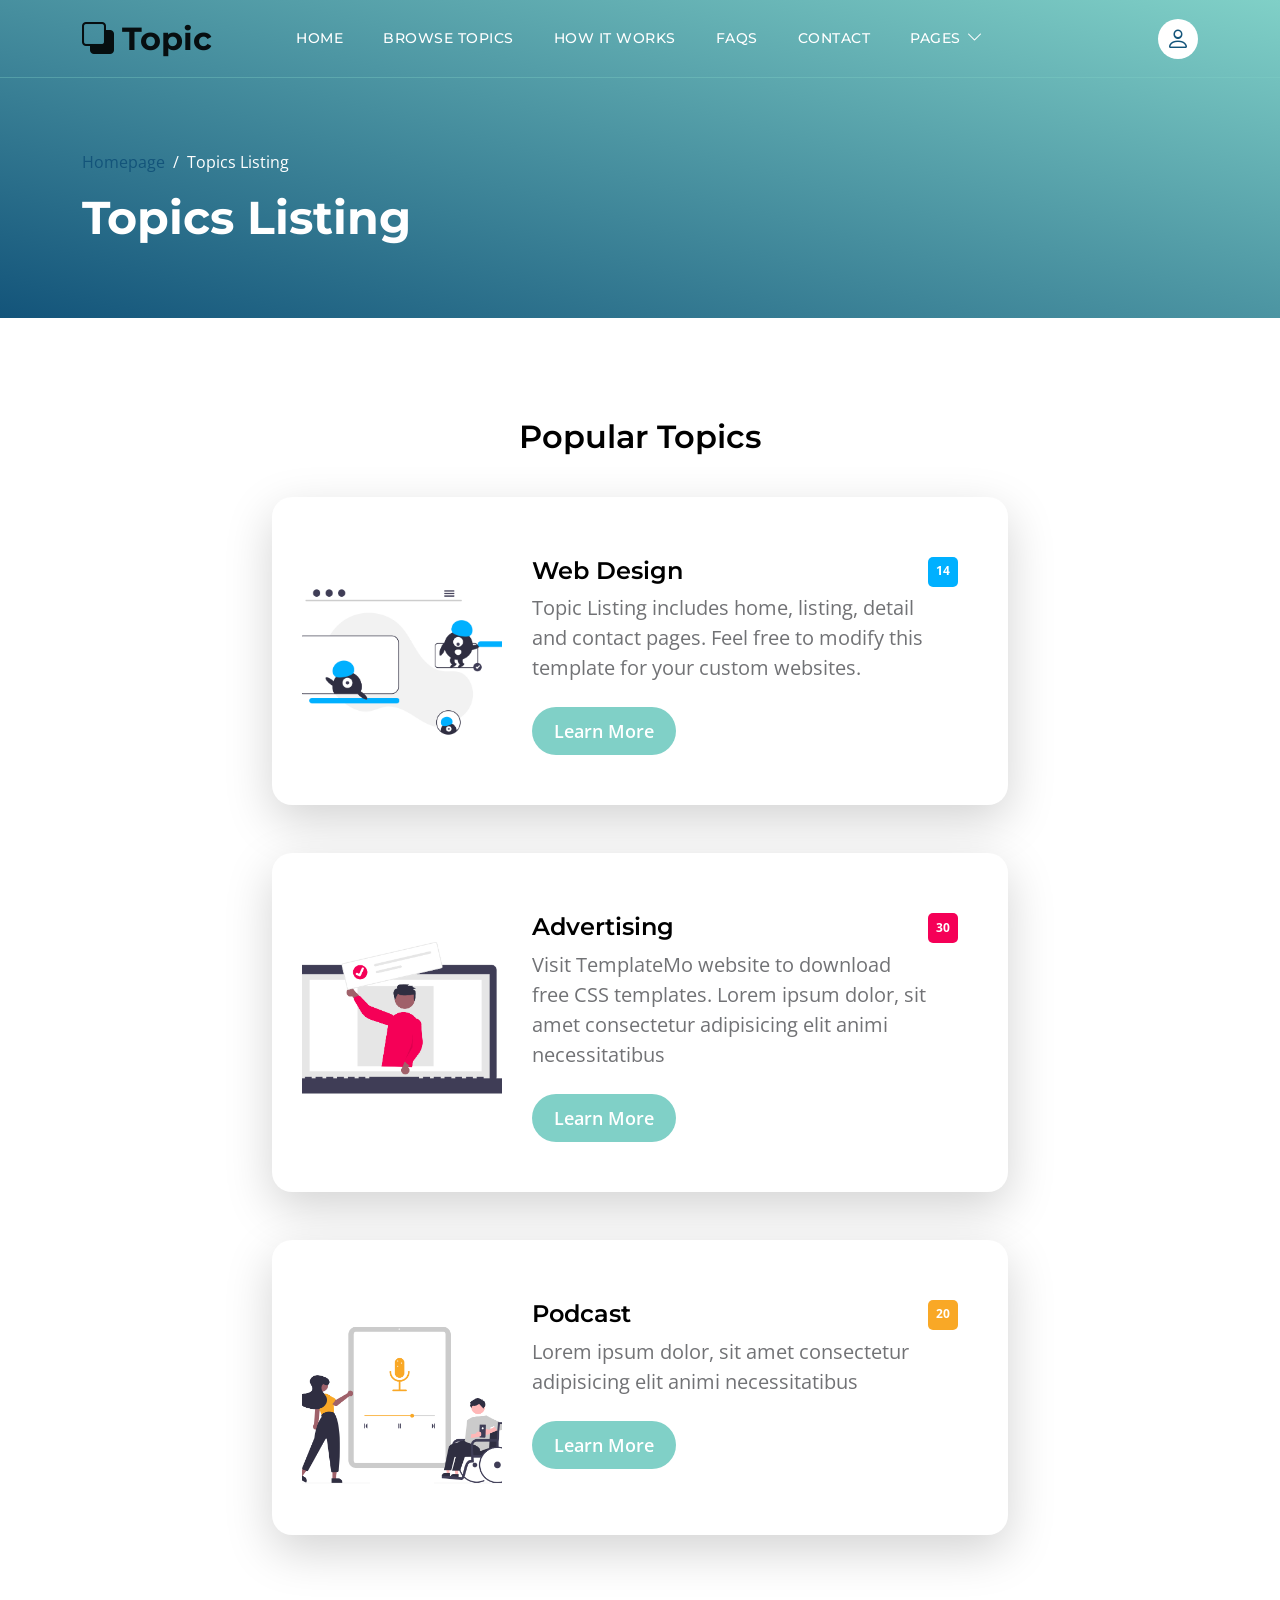
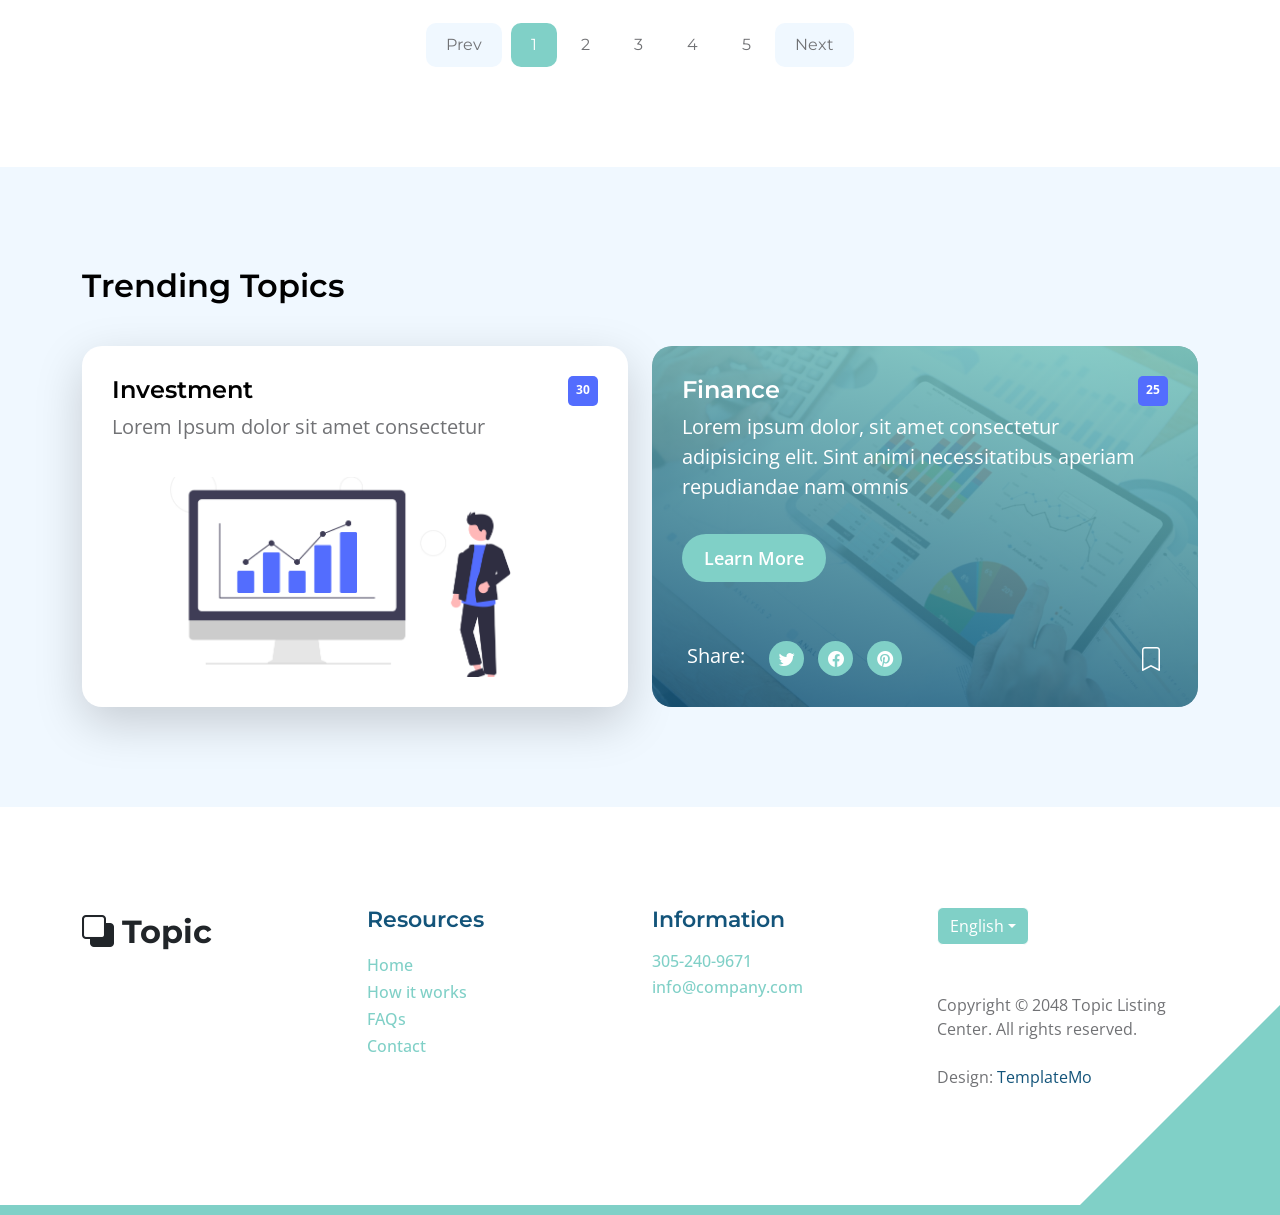
<file: templatemo_590_topic_listing/topics-listing.html>
<!doctype html>
<html lang="en">
    <head>
        <meta charset="utf-8">
        <meta name="viewport" content="width=device-width, initial-scale=1">

        <meta name="description" content="">
        <meta name="author" content="">

        <title>Topic Listing Page</title>

        <!-- CSS FILES -->        
        <link rel="preconnect" href="https://fonts.googleapis.com">
        
        <link rel="preconnect" href="https://fonts.gstatic.com" crossorigin>

        <link href="https://fonts.googleapis.com/css2?family=Montserrat:wght@500;600;700&family=Open+Sans&display=swap" rel="stylesheet">
                        
        <link href="css/bootstrap.min.css" rel="stylesheet">

        <link href="css/bootstrap-icons.css" rel="stylesheet">

        <link href="css/templatemo-topic-listing.css" rel="stylesheet">
<!--

TemplateMo 590 topic listing

https://templatemo.com/tm-590-topic-listing

-->
    </head>
    
    <body class="topics-listing-page" id="top">

        <main>

            <nav class="navbar navbar-expand-lg">
                <div class="container">
                    <a class="navbar-brand" href="index.html">
                        <i class="bi-back"></i>
                        <span>Topic</span>
                    </a>

                    <div class="d-lg-none ms-auto me-4">
                        <a href="#top" class="navbar-icon bi-person smoothscroll"></a>
                    </div>
    
                    <button class="navbar-toggler" type="button" data-bs-toggle="collapse" data-bs-target="#navbarNav" aria-controls="navbarNav" aria-expanded="false" aria-label="Toggle navigation">
                        <span class="navbar-toggler-icon"></span>
                    </button>
    
                    <div class="collapse navbar-collapse" id="navbarNav">
                        <ul class="navbar-nav ms-lg-5 me-lg-auto">
                            <li class="nav-item">
                                <a class="nav-link click-scroll" href="index.html#section_1">Home</a>
                            </li>

                            <li class="nav-item">
                                <a class="nav-link click-scroll" href="index.html#section_2">Browse Topics</a>
                            </li>
    
                            <li class="nav-item">
                                <a class="nav-link click-scroll" href="index.html#section_3">How it works</a>
                            </li>

                            <li class="nav-item">
                                <a class="nav-link click-scroll" href="index.html#section_4">FAQs</a>
                            </li>
    
                            <li class="nav-item">
                                <a class="nav-link click-scroll" href="index.html#section_5">Contact</a>
                            </li>

                            <li class="nav-item dropdown">
                                <a class="nav-link dropdown-toggle" href="#section_5" id="navbarLightDropdownMenuLink" role="button" data-bs-toggle="dropdown" aria-expanded="false">Pages</a>

                                <ul class="dropdown-menu dropdown-menu-light" aria-labelledby="navbarLightDropdownMenuLink">
                                    <li><a class="dropdown-item active" href="topics-listing.html">Topics Listing</a></li>

                                    <li><a class="dropdown-item" href="contact.html">Contact Form</a></li>
                                </ul>
                            </li>
                        </ul>

                        <div class="d-none d-lg-block">
                            <a href="#top" class="navbar-icon bi-person smoothscroll"></a>
                        </div>
                    </div>
                </div>
            </nav>


            <header class="site-header d-flex flex-column justify-content-center align-items-center">
                <div class="container">
                    <div class="row align-items-center">

                        <div class="col-lg-5 col-12">
                            <nav aria-label="breadcrumb">
                                <ol class="breadcrumb">
                                    <li class="breadcrumb-item"><a href="index.html">Homepage</a></li>

                                    <li class="breadcrumb-item active" aria-current="page">Topics Listing</li>
                                </ol>
                            </nav>

                            <h2 class="text-white">Topics Listing</h2>
                        </div>

                    </div>
                </div>
            </header>


            <section class="section-padding">
                <div class="container">
                    <div class="row">

                        <div class="col-lg-12 col-12 text-center">
                            <h3 class="mb-4">Popular Topics</h3>
                        </div>

                        <div class="col-lg-8 col-12 mt-3 mx-auto">
                            <div class="custom-block custom-block-topics-listing bg-white shadow-lg mb-5">
                                <div class="d-flex">
                                    <img src="images/topics/undraw_Remote_design_team_re_urdx.png" class="custom-block-image img-fluid" alt="">

                                    <div class="custom-block-topics-listing-info d-flex">
                                        <div>
                                            <h5 class="mb-2">Web Design</h5>

                                            <p class="mb-0">Topic Listing includes home, listing, detail and contact pages. Feel free to modify this template for your custom websites.</p>

                                            <a href="topics-detail.html" class="btn custom-btn mt-3 mt-lg-4">Learn More</a>
                                        </div>

                                        <span class="badge bg-design rounded-pill ms-auto">14</span>
                                    </div>
                                </div>
                            </div>

                            <div class="custom-block custom-block-topics-listing bg-white shadow-lg mb-5">
                                <div class="d-flex">
                                    <img src="images/topics/undraw_online_ad_re_ol62.png" class="custom-block-image img-fluid" alt="">

                                    <div class="custom-block-topics-listing-info d-flex">
                                        <div>
                                            <h5 class="mb-2">Advertising</h5>

                                            <p class="mb-0">Visit TemplateMo website to download free CSS templates. Lorem ipsum dolor, sit amet consectetur adipisicing elit animi necessitatibus</p>

                                            <a href="topics-detail.html" class="btn custom-btn mt-3 mt-lg-4">Learn More</a>
                                        </div>

                                        <span class="badge bg-advertising rounded-pill ms-auto">30</span>
                                    </div>
                                </div>
                            </div>

                            <div class="custom-block custom-block-topics-listing bg-white shadow-lg mb-5">
                                <div class="d-flex">
                                    <img src="images/topics/undraw_Podcast_audience_re_4i5q.png" class="custom-block-image img-fluid" alt="">

                                    <div class="custom-block-topics-listing-info d-flex">
                                        <div>
                                            <h5 class="mb-2">Podcast</h5>

                                            <p class="mb-0">Lorem ipsum dolor, sit amet consectetur adipisicing elit animi necessitatibus</p>

                                            <a href="topics-detail.html" class="btn custom-btn mt-3 mt-lg-4">Learn More</a>
                                        </div>

                                        <span class="badge bg-music rounded-pill ms-auto">20</span>
                                    </div>
                                </div>
                            </div>
                        </div>

                        <div class="col-lg-12 col-12">
                            <nav aria-label="Page navigation example">
                                <ul class="pagination justify-content-center mb-0">
                                    <li class="page-item">
                                        <a class="page-link" href="#" aria-label="Previous">
                                            <span aria-hidden="true">Prev</span>
                                        </a>
                                    </li>

                                    <li class="page-item active" aria-current="page">
                                        <a class="page-link" href="#">1</a>
                                    </li>
                                    
                                    <li class="page-item">
                                        <a class="page-link" href="#">2</a>
                                    </li>
                                    
                                    <li class="page-item">
                                        <a class="page-link" href="#">3</a>
                                    </li>

                                    <li class="page-item">
                                        <a class="page-link" href="#">4</a>
                                    </li>

                                    <li class="page-item">
                                        <a class="page-link" href="#">5</a>
                                    </li>
                                    
                                    <li class="page-item">
                                        <a class="page-link" href="#" aria-label="Next">
                                            <span aria-hidden="true">Next</span>
                                        </a>
                                    </li>
                                </ul>
                            </nav>
                        </div>

                    </div>
                </div>
            </section>


            <section class="section-padding section-bg">
                <div class="container">
                    <div class="row">

                        <div class="col-lg-12 col-12">
                            <h3 class="mb-4">Trending Topics</h3>
                        </div>

                        <div class="col-lg-6 col-md-6 col-12 mt-3 mb-4 mb-lg-0">
                            <div class="custom-block bg-white shadow-lg">
                                <a href="topics-detail.html">
                                    <div class="d-flex">
                                        <div>
                                            <h5 class="mb-2">Investment</h5>

                                            <p class="mb-0">Lorem Ipsum dolor sit amet consectetur</p>
                                        </div>

                                        <span class="badge bg-finance rounded-pill ms-auto">30</span>
                                    </div>

                                    <img src="images/topics/undraw_Finance_re_gnv2.png" class="custom-block-image img-fluid" alt="">
                                </a>
                            </div>
                        </div>

                        <div class="col-lg-6 col-md-6 col-12 mt-lg-3">
                            <div class="custom-block custom-block-overlay">
                                <div class="d-flex flex-column h-100">
                                    <img src="images/businesswoman-using-tablet-analysis.jpg" class="custom-block-image img-fluid" alt="">

                                    <div class="custom-block-overlay-text d-flex">
                                        <div>
                                            <h5 class="text-white mb-2">Finance</h5>

                                            <p class="text-white">Lorem ipsum dolor, sit amet consectetur adipisicing elit. Sint animi necessitatibus aperiam repudiandae nam omnis</p>

                                            <a href="topics-detail.html" class="btn custom-btn mt-2 mt-lg-3">Learn More</a>
                                        </div>

                                        <span class="badge bg-finance rounded-pill ms-auto">25</span>
                                    </div>

                                    <div class="social-share d-flex">
                                        <p class="text-white me-4">Share:</p>

                                        <ul class="social-icon">
                                            <li class="social-icon-item">
                                                <a href="#" class="social-icon-link bi-twitter"></a>
                                            </li>

                                            <li class="social-icon-item">
                                                <a href="#" class="social-icon-link bi-facebook"></a>
                                            </li>

                                            <li class="social-icon-item">
                                                <a href="#" class="social-icon-link bi-pinterest"></a>
                                            </li>
                                        </ul>

                                        <a href="#" class="custom-icon bi-bookmark ms-auto"></a>
                                    </div>

                                    <div class="section-overlay"></div>
                                </div>
                            </div>
                        </div>

                    </div>
                </div>
            </section>
        </main>

		<footer class="site-footer section-padding">
            <div class="container">
                <div class="row">

                    <div class="col-lg-3 col-12 mb-4 pb-2">
                        <a class="navbar-brand mb-2" href="index.html">
                            <i class="bi-back"></i>
                            <span>Topic</span>
                        </a>
                    </div>

                    <div class="col-lg-3 col-md-4 col-6">
                        <h6 class="site-footer-title mb-3">Resources</h6>

                        <ul class="site-footer-links">
                            <li class="site-footer-link-item">
                                <a href="#" class="site-footer-link">Home</a>
                            </li>

                            <li class="site-footer-link-item">
                                <a href="#" class="site-footer-link">How it works</a>
                            </li>

                            <li class="site-footer-link-item">
                                <a href="#" class="site-footer-link">FAQs</a>
                            </li>

                            <li class="site-footer-link-item">
                                <a href="#" class="site-footer-link">Contact</a>
                            </li>
                        </ul>
                    </div>

                    <div class="col-lg-3 col-md-4 col-6 mb-4 mb-lg-0">
                        <h6 class="site-footer-title mb-3">Information</h6>

                        <p class="text-white d-flex mb-1">
                            <a href="tel: 305-240-9671" class="site-footer-link">
                                305-240-9671
                            </a>
                        </p>

                        <p class="text-white d-flex">
                            <a href="mailto:info@company.com" class="site-footer-link">
                                info@company.com
                            </a>
                        </p>
                    </div>

                    <div class="col-lg-3 col-md-4 col-12 mt-4 mt-lg-0 ms-auto">
                        <div class="dropdown">
                            <button class="btn btn-secondary dropdown-toggle" type="button" data-bs-toggle="dropdown" aria-expanded="false">
                            English</button>

                            <ul class="dropdown-menu">
                                <li><button class="dropdown-item" type="button">Thai</button></li>

                                <li><button class="dropdown-item" type="button">Myanmar</button></li>

                                <li><button class="dropdown-item" type="button">Arabic</button></li>
                            </ul>
                        </div>

                        <p class="copyright-text mt-lg-5 mt-4">Copyright © 2048 Topic Listing Center. All rights reserved.
                        <br><br>Design: <a rel="nofollow" href="https://templatemo.com" target="_blank">TemplateMo</a></p>
                        
                    </div>

                </div>
            </div>
        </footer>

        <!-- JAVASCRIPT FILES -->
        <script src="js/jquery.min.js"></script>
        <script src="js/bootstrap.bundle.min.js"></script>
        <script src="js/jquery.sticky.js"></script>
        <script src="js/custom.js"></script>

    </body>
</html>
</file>
<file: templatemo_562_space_dynamic/assets/css/templatemo-space-dynamic.css>
/* 

TemplateMo 562 Space Dynamic

https://templatemo.com/tm-562-space-dynamic

*/

/* ---------------------------------------------
Table of contents
------------------------------------------------
01. font & reset css
02. reset
03. global styles
04. header
05. banner
06. features
07. testimonials
08. contact
09. footer
10. preloader
11. search
12. portfolio

--------------------------------------------- */
/* 
---------------------------------------------
font & reset css
--------------------------------------------- 
*/
@import url('https://fonts.googleapis.com/css2?family=Poppins:wght@100;200;300;400;500;600;700;800;900&display=swap');
/* 
---------------------------------------------
reset
--------------------------------------------- 
*/
html, body, div, span, applet, object, iframe, h1, h2, h3, h4, h5, h6, p, blockquote, div
pre, a, abbr, acronym, address, big, cite, code, del, dfn, em, font, img, ins, kbd, q,
s, samp, small, strike, strong, sub, sup, tt, var, b, u, i, center, dl, dt, dd, ol, ul, li,
figure, header, nav, section, article, aside, footer, figcaption {
  margin: 0;
  padding: 0;
  border: 0;
  outline: 0;
}

/* clear fix */
.grid:after {
  content: '';
  display: block;
  clear: both;
}

/* ---- .grid-item ---- */

.grid-sizer,
.grid-item {
  width: 50%;
}

.grid-item {
  float: left;
}

.grid-item img {
  display: block;
  max-width: 100%;
}

.clearfix:after {
  content: ".";
  display: block;
  clear: both;
  visibility: hidden;
  line-height: 0;
  height: 0;
}

.clearfix {
  display: inline-block;
}

html[xmlns] .clearfix {
  display: block;
}

* html .clearfix {
  height: 1%;
}

ul, li {
  padding: 0;
  margin: 0;
  list-style: none;
}

header, nav, section, article, aside, footer, hgroup {
  display: block;
}

* {
  box-sizing: border-box;
}

html, body {
  font-family: 'Poppins', sans-serif;
  font-weight: 400;
  background-color: #fff;
  -ms-text-size-adjust: 100%;
  -webkit-font-smoothing: antialiased;
  -moz-osx-font-smoothing: grayscale;
}

a {
  text-decoration: none !important;
}

h1, h2, h3, h4, h5, h6 {
  margin-top: 0px;
  margin-bottom: 0px;
}

ul {
  margin-bottom: 0px;
}

p {
  font-size: 15px;
  line-height: 30px;
  color: #2a2a2a;
}

img {
  width: 100%;
  overflow: hidden;
}

/* 
---------------------------------------------
global styles
--------------------------------------------- 
*/
html,
body {
  background: #fff;
  font-family: 'Poppins', sans-serif;
}

::selection {
  background: #03a4ed;
  color: #fff;
}

::-moz-selection {
  background: #03a4ed;
  color: #fff;
}

@media (max-width: 991px) {
  html, body {
    overflow-x: hidden;
  }
  .mobile-top-fix {
    margin-top: 30px;
    margin-bottom: 0px;
  }
  .mobile-bottom-fix {
    margin-bottom: 30px;
  }
  .mobile-bottom-fix-big {
    margin-bottom: 60px;
  }
}

.page-section {
  margin-top: 120px;
}

.section-heading h2 {
  font-size: 30px;
  text-transform: capitalize;
  color: #2a2a2a;
  font-weight: 700;
  letter-spacing: 0.25px;
  position: relative;
  z-index: 2;
  line-height: 44px;
}

.section-heading h2 em {
  font-style: normal;
  color: #03a4ed;
}

.section-heading h2 span {
  color: #fe3f40;
}

.main-blue-button a {
  display: inline-block;
  background-color: #03a4ed;
  font-size: 15px;
  font-weight: 400;
  color: #fff;
  text-transform: capitalize;
  padding: 12px 25px;
  border-radius: 23px;
  letter-spacing: 0.25px;
}

.main-red-button a {
  display: inline-block;
  background-color: #fe3f40;
  font-size: 15px;
  font-weight: 400;
  color: #fff;
  text-transform: capitalize;
  padding: 12px 25px;
  border-radius: 23px;
  letter-spacing: 0.25px;
}

.main-white-button a {
  display: inline-block;
  background-color: #fff;
  font-size: 15px;
  font-weight: 400;
  color: #fe3f40;
  text-transform: capitalize;
  padding: 12px 25px;
  border-radius: 23px;
  letter-spacing: 0.25px;
}

/* 
---------------------------------------------
header
--------------------------------------------- 
*/

.background-header {
  background-color: #fff!important;
  height: 80px!important;
  position: fixed!important;
  top: 0px;
  left: 0px;
  right: 0px;
  box-shadow: 0px 0px 10px rgba(0,0,0,0.15)!important;
}

.background-header .logo,
.background-header .main-nav .nav li a {
  color: #1e1e1e!important;
}

.background-header .main-nav .nav li:hover a {
  color: #fe3f40!important;
}

.background-header .nav li a.active {
  color: #fe3f40!important;
}

.header-area {
  background-color: #fafafa;
  position: absolute;
  top: 0px;
  left: 0px;
  right: 0px;
  z-index: 100;
  height: 100px;
  -webkit-transition: all .5s ease 0s;
  -moz-transition: all .5s ease 0s;
  -o-transition: all .5s ease 0s;
  transition: all .5s ease 0s;
}

.header-area .main-nav {
  min-height: 80px;
  background: transparent;
}

.header-area .main-nav .logo {
  line-height: 100px;
  color: #fff;
  font-size: 24px;
  font-weight: 700;
  text-transform: uppercase;
  letter-spacing: 2px;
  float: left;
  -webkit-transition: all 0.3s ease 0s;
  -moz-transition: all 0.3s ease 0s;
  -o-transition: all 0.3s ease 0s;
  transition: all 0.3s ease 0s;
}

.header-area .main-nav .logo h4 {
    font-size: 24px;
    font-weight: 700;
    text-transform: uppercase;
    color: #03a4ed;
    line-height: 100px;
    float: left;
    -webkit-transition: all 0.3s ease 0s;
    -moz-transition: all 0.3s ease 0s;
    -o-transition: all 0.3s ease 0s;
    transition: all 0.3s ease 0s;
}

.logo h4 span {
  color: #fe3f40;
}

.background-header .main-nav .logo h4 {
  line-height: 80px;
}

.background-header .main-nav .nav {
  margin-top: 20px !important;
}

.header-area .main-nav .nav {
  float: right;
  margin-top: 30px;
  margin-right: 0px;
  background-color: transparent;
  -webkit-transition: all 0.3s ease 0s;
  -moz-transition: all 0.3s ease 0s;
  -o-transition: all 0.3s ease 0s;
  transition: all 0.3s ease 0s;
  position: relative;
  z-index: 999;
}

.header-area .main-nav .nav li {
  padding-left: 20px;
  padding-right: 20px;
}

.header-area .main-nav .nav li:last-child {
  padding-right: 0px;
  padding-left: 40px;
}

.header-area .main-nav .nav li:last-child a ,
.background-header .main-nav .nav li:last-child a {
  color: #fff !important;
  padding: 0px 20px;
  font-weight: 400;
}

.header-area .main-nav .nav li:last-child a:hover,
.header-area .main-nav .nav li:last-child a.active {
  color: #fff !important;
}

.header-area .main-nav .nav li a {
  display: block;
  font-weight: 500;
  font-size: 15px;
  color: #2a2a2a;
  text-transform: capitalize;
  -webkit-transition: all 0.3s ease 0s;
  -moz-transition: all 0.3s ease 0s;
  -o-transition: all 0.3s ease 0s;
  transition: all 0.3s ease 0s;
  height: 40px;
  line-height: 40px;
  border: transparent;
  letter-spacing: 1px;
}

.header-area .main-nav .nav li a {
  color: #2a2a2a;
}

.header-area .main-nav .nav li:hover a,
.header-area .main-nav .nav li a.active {
  color: #fe3f40!important;
}

.background-header .main-nav .nav li:hover a,
.background-header .main-nav .nav li a.active {
  color: #fe3f40!important;
  opacity: 1;
}

.header-area .main-nav .nav li:last-child a:hover ,
.background-header .main-nav .nav li:last-child a:hover {
  background-color: #03a4ed;
}

.header-area .main-nav .nav li.submenu {
  position: relative;
  padding-right: 30px;
}

.header-area .main-nav .nav li.submenu:after {
  font-family: FontAwesome;
  content: "\f107";
  font-size: 12px;
  color: #2a2a2a;
  position: absolute;
  right: 18px;
  top: 12px;
}

.background-header .main-nav .nav li.submenu:after {
  color: #2a2a2a;
}

.header-area .main-nav .nav li.submenu ul {
  position: absolute;
  width: 200px;
  box-shadow: 0 2px 28px 0 rgba(0, 0, 0, 0.06);
  overflow: hidden;
  top: 50px;
  opacity: 0;
  transform: translateY(+2em);
  visibility: hidden;
  z-index: -1;
  transition: all 0.3s ease-in-out 0s, visibility 0s linear 0.3s, z-index 0s linear 0.01s;
}

.header-area .main-nav .nav li.submenu ul li {
  margin-left: 0px;
  padding-left: 0px;
  padding-right: 0px;
}

.header-area .main-nav .nav li.submenu ul li a {
  opacity: 1;
  display: block;
  background: #f7f7f7;
  color: #2a2a2a!important;
  padding-left: 20px;
  height: 40px;
  line-height: 40px;
  -webkit-transition: all 0.3s ease 0s;
  -moz-transition: all 0.3s ease 0s;
  -o-transition: all 0.3s ease 0s;
  transition: all 0.3s ease 0s;
  position: relative;
  font-size: 13px;
  font-weight: 400;
  border-bottom: 1px solid #eee;
}

.header-area .main-nav .nav li.submenu ul li a:hover {
  background: #fff;
  color: #fe3f40!important;
  padding-left: 25px;
}

.header-area .main-nav .nav li.submenu ul li a:hover:before {
  width: 3px;
}

.header-area .main-nav .nav li.submenu:hover ul {
  visibility: visible;
  opacity: 1;
  z-index: 1;
  transform: translateY(0%);
  transition-delay: 0s, 0s, 0.3s;
}

.header-area .main-nav .menu-trigger {
  cursor: pointer;
  display: block;
  position: absolute;
  top: 33px;
  width: 32px;
  height: 40px;
  text-indent: -9999em;
  z-index: 99;
  right: 40px;
  display: none;
}

.background-header .main-nav .menu-trigger {
  top: 23px;
}

.header-area .main-nav .menu-trigger span,
.header-area .main-nav .menu-trigger span:before,
.header-area .main-nav .menu-trigger span:after {
  -moz-transition: all 0.4s;
  -o-transition: all 0.4s;
  -webkit-transition: all 0.4s;
  transition: all 0.4s;
  background-color: #1e1e1e;
  display: block;
  position: absolute;
  width: 30px;
  height: 2px;
  left: 0;
}

.background-header .main-nav .menu-trigger span,
.background-header .main-nav .menu-trigger span:before,
.background-header .main-nav .menu-trigger span:after {
  background-color: #1e1e1e;
}

.header-area .main-nav .menu-trigger span:before,
.header-area .main-nav .menu-trigger span:after {
  -moz-transition: all 0.4s;
  -o-transition: all 0.4s;
  -webkit-transition: all 0.4s;
  transition: all 0.4s;
  background-color: #1e1e1e;
  display: block;
  position: absolute;
  width: 30px;
  height: 2px;
  left: 0;
  width: 75%;
}

.background-header .main-nav .menu-trigger span:before,
.background-header .main-nav .menu-trigger span:after {
  background-color: #1e1e1e;
}

.header-area .main-nav .menu-trigger span:before,
.header-area .main-nav .menu-trigger span:after {
  content: "";
}

.header-area .main-nav .menu-trigger span {
  top: 16px;
}

.header-area .main-nav .menu-trigger span:before {
  -moz-transform-origin: 33% 100%;
  -ms-transform-origin: 33% 100%;
  -webkit-transform-origin: 33% 100%;
  transform-origin: 33% 100%;
  top: -10px;
  z-index: 10;
}

.header-area .main-nav .menu-trigger span:after {
  -moz-transform-origin: 33% 0;
  -ms-transform-origin: 33% 0;
  -webkit-transform-origin: 33% 0;
  transform-origin: 33% 0;
  top: 10px;
}

.header-area .main-nav .menu-trigger.active span,
.header-area .main-nav .menu-trigger.active span:before,
.header-area .main-nav .menu-trigger.active span:after {
  background-color: transparent;
  width: 100%;
}

.header-area .main-nav .menu-trigger.active span:before {
  -moz-transform: translateY(6px) translateX(1px) rotate(45deg);
  -ms-transform: translateY(6px) translateX(1px) rotate(45deg);
  -webkit-transform: translateY(6px) translateX(1px) rotate(45deg);
  transform: translateY(6px) translateX(1px) rotate(45deg);
  background-color: #1e1e1e;
}

.background-header .main-nav .menu-trigger.active span:before {
  background-color: #1e1e1e;
}

.header-area .main-nav .menu-trigger.active span:after {
  -moz-transform: translateY(-6px) translateX(1px) rotate(-45deg);
  -ms-transform: translateY(-6px) translateX(1px) rotate(-45deg);
  -webkit-transform: translateY(-6px) translateX(1px) rotate(-45deg);
  transform: translateY(-6px) translateX(1px) rotate(-45deg);
  background-color: #1e1e1e;
}

.background-header .main-nav .menu-trigger.active span:after {
  background-color: #1e1e1e;
}

.header-area.header-sticky {
  min-height: 80px;
}

.header-area .nav {
  margin-top: 30px;
}

.header-area.header-sticky .nav li a.active {
  color: #fe3f40;
}

@media (max-width: 1200px) {
  .header-area .main-nav .nav li {
    padding-left: 12px;
    padding-right: 12px;
  }
  .header-area .main-nav:before {
    display: none;
  }
}

@media (max-width: 992px) {
  .header-area .main-nav .nav li:last-child  ,
  .background-header .main-nav .nav li:last-child {
    display: none;
  }
  .header-area .main-nav .nav li:nth-child(6),
  .background-header .main-nav .nav li:nth-child(6) {
    padding-right: 0px;
  }
}

@media (max-width: 767px) {
  .background-header .main-nav .nav {
    margin-top: 80px !important;
  }
  .header-area .main-nav .logo {
    color: #1e1e1e;
  }
  .header-area.header-sticky .nav li a:hover,
  .header-area.header-sticky .nav li a.active {
    color: #fe3f40!important;
    opacity: 1;
  }
  .header-area.header-sticky .nav li.search-icon a {
    width: 100%;
  }
  .header-area {
    background-color: #f7f7f7;
    padding: 0px 15px;
    height: 100px;
    box-shadow: none;
    text-align: center;
  }
  .header-area .container {
    padding: 0px;
  }
  .header-area .logo {
    margin-left: 30px;
  }
  .header-area .menu-trigger {
    display: block !important;
  }
  .header-area .main-nav {
    overflow: hidden;
  }
  .header-area .main-nav .nav {
    float: none;
    width: 100%;
    display: none;
    -webkit-transition: all 0s ease 0s;
    -moz-transition: all 0s ease 0s;
    -o-transition: all 0s ease 0s;
    transition: all 0s ease 0s;
    margin-left: 0px;
  }
  .background-header .nav {
    margin-top: 80px;
  }
  .header-area .main-nav .nav li:first-child {
    border-top: 1px solid #eee;
  }
  .header-area.header-sticky .nav {
    margin-top: 100px;
  }
  .header-area .main-nav .nav li {
    width: 100%;
    background: #fff;
    border-bottom: 1px solid #e7e7e7;
    padding-left: 0px !important;
    padding-right: 0px !important;
  }
  .header-area .main-nav .nav li a {
    height: 50px !important;
    line-height: 50px !important;
    padding: 0px !important;
    border: none !important;
    background: #f7f7f7 !important;
    color: #191a20 !important;
  }
  .header-area .main-nav .nav li a:hover {
    background: #eee !important;
    color: #fe3f40!important;
  }
  .header-area .main-nav .nav li.submenu ul {
    position: relative;
    visibility: inherit;
    opacity: 1;
    z-index: 1;
    transform: translateY(0%);
    transition-delay: 0s, 0s, 0.3s;
    top: 0px;
    width: 100%;
    box-shadow: none;
    height: 0px;
  }
  .header-area .main-nav .nav li.submenu ul li a {
    font-size: 12px;
    font-weight: 400;
  }
  .header-area .main-nav .nav li.submenu ul li a:hover:before {
    width: 0px;
  }
  .header-area .main-nav .nav li.submenu ul.active {
    height: auto !important;
  }
  .header-area .main-nav .nav li.submenu:after {
    color: #3B566E;
    right: 25px;
    font-size: 14px;
    top: 15px;
  }
  .header-area .main-nav .nav li.submenu:hover ul, .header-area .main-nav .nav li.submenu:focus ul {
    height: 0px;
  }
}

@media (min-width: 767px) {
  .header-area .main-nav .nav {
    display: flex !important;
  }
}

/* 
---------------------------------------------
preloader
--------------------------------------------- 
*/

.js-preloader {
    position: fixed;
    top: 0;
    left: 0;
    right: 0;
    bottom: 0;
    background-color: #fff;
    display: -webkit-box;
    display: flex;
    -webkit-box-align: center;
    align-items: center;
    -webkit-box-pack: center;
    justify-content: center;
    opacity: 1;
    visibility: visible;
    z-index: 9999;
    -webkit-transition: opacity 0.25s ease;
    transition: opacity 0.25s ease;
}

.js-preloader.loaded {
    opacity: 0;
    visibility: hidden;
    pointer-events: none;
}

@-webkit-keyframes dot {
    50% {
        -webkit-transform: translateX(96px);
        transform: translateX(96px);
    }
}

@keyframes dot {
    50% {
        -webkit-transform: translateX(96px);
        transform: translateX(96px);
    }
}

@-webkit-keyframes dots {
    50% {
        -webkit-transform: translateX(-31px);
        transform: translateX(-31px);
    }
}

@keyframes dots {
    50% {
        -webkit-transform: translateX(-31px);
        transform: translateX(-31px);
    }
}

.preloader-inner {
    position: relative;
    width: 142px;
    height: 40px;
    background: #fff;
}

.preloader-inner .dot {
    position: absolute;
    width: 16px;
    height: 16px;
    top: 12px;
    left: 15px;
    background: #fe3f40;
    border-radius: 50%;
    -webkit-transform: translateX(0);
    transform: translateX(0);
    -webkit-animation: dot 2.8s infinite;
    animation: dot 2.8s infinite;
}

.preloader-inner .dots {
    -webkit-transform: translateX(0);
    transform: translateX(0);
    margin-top: 12px;
    margin-left: 31px;
    -webkit-animation: dots 2.8s infinite;
    animation: dots 2.8s infinite;
}

.preloader-inner .dots span {
    display: block;
    float: left;
    width: 16px;
    height: 16px;
    margin-left: 16px;
    background: #fe3f40;
    border-radius: 50%;
}



/* 
---------------------------------------------
Banner Style
--------------------------------------------- 
*/

.main-banner {
  background-repeat: no-repeat;
  background-position: center center;
  background-size: cover;
  padding: 226px 0px 120px 0px;
  position: relative;
  overflow: hidden;
}

.main-banner:after {
  content: '';
  background-image: url(../images/baner-dec-left.png);
  background-repeat: no-repeat;
  position: absolute;
  left: 0;
  top: 100px;
  width: 193px;
  height: 467px;
}

.main-banner:before {
  content: '';
  background-image: url(../images/baner-dec-right.png);
  background-repeat: no-repeat;
  position: absolute;
  right: 0;
  top: 100px;
  width: 98px;
  height: 290px;
}

.main-banner .left-content {
  margin-right: 45px;
}

.main-banner .left-content h6 {
  text-transform: uppercase;
  font-size: 18px;
  color: #fe3f40;
  margin-bottom: 15px;
}

.main-banner .left-content h2 {
  font-size: 50px;
  font-weight: 700;
  color: #2a2a2a;
  line-height: 72px;
}

.main-banner .left-content h2 em {
  color: #03a4ed;
  font-style: normal;
}

.main-banner .left-content h2 span {
  color: #fe3f40;
}

.main-banner .left-content p {
  margin: 20px 0px;
}

.main-banner .left-content form {
  margin-top: 30px;
  width: 470px;
  height: 66px;
  position: relative;
}

.main-banner .left-content form button {
  position: absolute;
  right: 10px;
  top: 10px;
  display: inline-block;
  background-color: #fff;
  font-size: 15px;
  font-weight: 500;
  color: #fe3f40;
  text-transform: capitalize;
  padding: 12px 25px;
  border-radius: 23px;
  letter-spacing: 0.25px;
  outline: none;
  border: none;
}

.main-banner .left-content form input {
  width: 470px;
  height: 66px;
  background-color: #03a4ed;
  border-radius: 33px;
  border: none;
  outline: none;
  padding: 0px 25px;
  color: #fff;
  letter-spacing: 0.25px;
  font-size: 15px;
  font-weight: 300;
}

.main-banner .left-content form input::placeholder {
  color: #fff;
}



/* 
---------------------------------------------
About Us Style
--------------------------------------------- 
*/

#about {
  margin-top: 120px;
}

.about-us {
  background-image: url(../images/about-bg.png);
  background-repeat: no-repeat;
  background-position: center center;
  background-size: cover;
  padding: 140px 0px 120px 0px;
}

.about-us .left-image {
  margin-right: 45px;
}

.about-us .services .item {
  margin-bottom: 30px;
}

.about-us .services .item .icon {
  float: left;
  margin-right: 25px;
}

.about-us .services .item .icon img {
  max-width: 70px;
}

.about-us .services .item h4 {
  color: #fff;
  font-size: 20px;
  font-weight: 700;
  margin-bottom: 12px;
}

.about-us .services .item p {
  color: #fff;
}


/* 
---------------------------------------------
Services Style
--------------------------------------------- 
*/

.our-services {
  margin-top: 0px;
  padding-top: 120px;
}

.our-services .left-image {
  margin-right: 45px;
}

.our-services .section-heading h2 {
  margin-right: 100px;
}

.our-services .section-heading p {
  margin-top: 30px;
  margin-bottom: 60px;
}

.our-services .progress-skill-bar {
  margin-bottom: 30px;
  position: relative;
  width: 100%;
}

.our-services .progress-skill-bar span {
  position: absolute;
  top: 0;
  font-size: 18px;
  font-weight: 600;
  color: #03a4ed;
}

.our-services .first-bar span {
  left: 69%;
}

.our-services .second-bar span {
  left: 81%;
}

.our-services .third-bar span {
  left: 88%;
}

.our-services .progress-skill-bar h4 {
  font-size: 18px;
  font-weight: 700;
  color: #2a2a2a;
  margin-bottom: 14px;
}

.our-services .progress-skill-bar .full-bar {
  width: 100%;
  height: 6px;
  border-radius: 3px;
  background-color: #f7eff1;
  position: relative;
  z-index: 1;
}

.our-services .progress-skill-bar .filled-bar {
  background: rgb(255,77,30);
  background: linear-gradient(105deg, rgba(255,77,30,1) 0%, rgba(255,44,109,1) 100%);
  height: 6px;
  border-radius: 3px;
  margin-bottom: -6px;
  position: relative;
  z-index: 2;
}

.our-services .first-bar .filled-bar {
  width: 71%;
}

.our-services .second-bar .filled-bar {
  width: 83%;
}

.our-services .third-bar .filled-bar {
  width: 90%;
}


/* 
---------------------------------------------
Portfolio
--------------------------------------------- 
*/

.our-portfolio {
  padding-top: 120px;
  margin-top: 0px;
}

.our-portfolio .section-heading h2 {
  text-align: center;
  margin: 0px 90px 0px 90px;
  margin-bottom: 120px;
  position: relative;
  z-index: 1;
}

.our-portfolio .item {
  position: relative;
}

.our-portfolio .item:hover .hidden-content {
  top: -100px;
  opacity: 1;
  visibility: visible;
}

.our-portfolio .item:hover .showed-content {
  top: 90px;
}

.our-portfolio .hidden-content {
  background: rgb(255,77,30);
  background: linear-gradient(105deg, rgba(255,77,30,1) 0%, rgba(255,44,109,1) 100%);
  padding: 30px;
  border-radius: 20px;
  text-align: center;
  opacity: 0;
  top: 0;
  visibility: hidden;
  position: absolute;
  z-index: 2;
  transition: all 0.5s;
}

.our-portfolio .hidden-content:after {
  width: 20px;
  height: 20px;
  position: absolute;
  background: rgb(255,77,30);
  content: '';
  left: 50%;
  bottom: -8px;
  margin-left: -5px;
  transform: rotate(45deg);
  background: linear-gradient(105deg, rgba(255,52,69,1) 0%, rgba(255,51,78,1) 100%);
  z-index: -1;
}

.our-portfolio .hidden-content h4 {
  font-size: 20px;
  font-weight: 700;
  color: #fff;
  margin-bottom: 20px;
}

.our-portfolio .hidden-content p {
  color: #fff;
}

.our-portfolio .showed-content {
  top: 0px;
  position: relative;
  z-index: 3;
  background-color: #fff;
  text-align: center;
  padding: 50px;
  border-radius: 20px;
  box-shadow: 0px 0px 10px rgba(0,0,0,0.1);
  transition: all 0.5s;
}

.our-portfolio .showed-content img {
  max-width: 100px;
}


/* 
---------------------------------------------
Blog
--------------------------------------------- 
*/

.our-blog {
  position: relative;
  margin-top: 80px;
  padding-top: 120px;
}

.our-blog .section-heading h2 {
  margin-right: 180px;
}

.our-blog .top-dec {
  text-align: right;
  margin-top: -80px;
}

.our-blog .top-dec img {
  max-width: 270px;
}

.our-blog .left-image {
  position: relative;
}

.our-blog .left-image img {
  border-radius: 20px;
  box-shadow: 0px 0px 15px rgba(0,0,0,0.1);
}

.our-blog .left-image .info {
  position: relative;
}

.our-blog .left-image .info .inner-content {
  background-color: #fff;
  box-shadow: 0px 0px 15px rgba(0,0,0,0.1);
  border-radius: 20px;
  margin-right: 75px;
  position: absolute;
  margin-top: -100px;
  padding: 30px;
}

.our-blog .left-image ul li {
  display: inline-block;
  font-size: 15px;
  color: #afafaf;
  font-weight: 300;
  margin-right: 20px;
}

.our-blog .left-image ul li:last-child {
  margin-right: 0px;
}

.our-blog .left-image ul li i {
  color: #ff4d61;
  font-size: 16px;
  margin-right: 8px;
}

.our-blog .left-image h4 {
  font-size: 20px;
  font-weight: 700;
  color: #2a2a2a;
  margin: 20px 0px 15px 0px;
}

.our-blog .left-image .info .main-blue-button {
  position: absolute;
  bottom: -80px;
  left: 0;
}

.our-blog .right-list {
  margin-left: 30px;
}

.our-blog .right-list ul li {
  display: inline-flex;
  width: 100%;
  margin-bottom: 30px;
}

.our-blog .right-list .left-content {
  margin-right: 45px;
}

.our-blog .right-list .left-content span {
  font-size: 15px;
  color: #afafaf;
  font-weight: 300;
}

.our-blog .right-list .left-content span i {
  color: #ff4d61;
  font-size: 16px;
  margin-right: 8px;
}

.our-blog .right-list .left-content h4 {
  font-size: 20px;
  font-weight: 700;
  color: #2a2a2a;
  margin: 20px 0px 15px 0px;
}


.our-blog .right-list .right-image img {
  width: 250px;
  border-radius: 20px;
}


/* 
---------------------------------------------
contact
--------------------------------------------- 
*/

.contact-us {
  padding: 160px 0px;
  background-image: url(../images/contact-bg.png);
  background-repeat: no-repeat;
  background-position: center center;
  background-size: cover;
}

.contact-us .section-heading h2,
.contact-us .section-heading h2 em,
.contact-us .section-heading h2 span {
  color: #fff;
}

.contact-us .section-heading p {
  color: #fff;
  margin-top: 30px;
}

.phone-info {
  margin-top: 40px;
}

.phone-info h4 {
  font-size: 20px;
  font-weight: 700;
  color: #fff;
}

.phone-info h4 span i {
  width: 46px;
  height: 46px;
  display: inline-block;
  text-align: center;
  line-height: 46px;
  background-color: #fff;
  border-radius: 50%;
  color: #ff3b2c;
  font-size: 22px;
  margin-left: 30px;
  margin-right: 15px;
}

.phone-info h4 span a {
  color: #fff;
  font-size: 15px;
  font-weight: 400;
}

form#contact .contact-dec {
  position: absolute;
  right: -166px;
  bottom: 0;
}

form#contact .contact-dec img {
  max-width: 178px;
}

form#contact {
  margin-left: 30px;
  position: relative;
  background-color: #fff;
  padding: 60px 30px;
  border-radius: 20px;
}

form#contact input {
  width: 100%;
  height: 46px;
  border-radius: 33px;
  background-color: #d1f3ff;
  border: none;
  outline: none;
  font-size: 15px;
  font-weight: 300;
  color: #2a2a2a;
  padding: 0px 20px;
  margin-bottom: 20px;
}

form#contact input::placeholder {
  color: #2a2a2a;
}

form#contact textarea {
  width: 100%;
  min-width: 100%;
  max-width: 100%;
  max-height: 180px;
  min-height: 140px;
  height: 140px;
  border-radius: 20px;
  background-color: #d1f3ff;
  border: none;
  outline: none;
  font-size: 15px;
  font-weight: 300;
  color: #2a2a2a;
  padding: 15px 20px;
  margin-bottom: 20px;
}

form#contact textarea::placeholder {
  color: #2a2a2a;
}

form#contact button {
  display: inline-block;
  background-color: #03a4ed;
  font-size: 15px;
  font-weight: 400;
  color: #fff;
  text-transform: capitalize;
  padding: 12px 25px;
  border-radius: 23px;
  letter-spacing: 0.25px;
  border: none;
  outline: none;
  transition: all .3s;
}

form#contact button:hover {
  background-color: #fe3f40;
}


/* 
---------------------------------------------
Footer Style
--------------------------------------------- 
*/

footer p {
  text-align: center;
  margin: 30px 0px 45px 0px;
}

footer p a {
  color: #fe3f40;
}

/* 
---------------------------------------------
responsive
--------------------------------------------- 
*/

@media (max-width: 1645px) {
  form#contact .contact-dec {
    display: none;
  }
}

@media (max-width: 992px) {
  .main-banner {
    padding-top: 196px;
  }
  .main-banner .left-content {
    margin-right: 0px;
    text-align: center;
    margin-bottom: 45px;
  }
  .main-banner:after {
    top: 76px;
    z-index: -1;
  }
  .main-banner .left-content form,
  .main-banner .left-content form input {
    width: 100%!important;
  }
  #about {
    margin-top: 0px;
  }
  .about-us {
    position: relative;
    background-image: none;
    padding: 0px;
  }
  .about-us .left-image {
    margin-right: 0px;
    position: absolute;
    bottom: -220px;
    right: 0;
  }
  .about-us .services {
    text-align: center;
  }
  .about-us .services .item  {
    background: rgb(255,77,30);
    background: linear-gradient(105deg, rgba(255,77,30,1) 0%, rgba(255,44,109,1) 100%);
    padding: 30px;
    border-radius: 20px;
    display: inline-block;
  }
  .about-us .services .item .right-text {
    text-align: left;
  }
  .our-services {
    margin-top: 200px;
  }
  .our-services .left-image {
    margin-right: 0px;
    margin-bottom: 45px;
  }
  .our-services .section-heading h2,
  .our-services .section-heading p {
    margin-right: 0px;
    text-align: center;
  }
  .our-portfolio .section-heading h2 {
    margin: 0px 0px 80px 0px;
  }
  .our-portfolio .item {
    margin-bottom: 15px;
  }
  .our-blog {
    margin-top: 0px;
  }
  .our-blog .top-dec {
    display: none;
  }
  .our-blog .section-heading h2 {
    margin-right: 0px;
    text-align: center;
    margin-bottom: 45px;
  }
  .our-blog .left-image .info .inner-content {
    position: relative;
    margin-right: 0px;
  }
  .our-blog .left-image .info .main-blue-button {
    position: relative;
    bottom: 0px;
    margin-top: 30px;
  }
  .our-blog .left-image {
    margin-bottom: 45px;
  }
  .contact-us {
    margin-top: 60px;
    padding: 120px 0px;
  }
  .contact-us .section-heading {
    text-align: center;
  }
  form#contact {
    margin-left: 0px;
    margin-top: 30px;
  }
  form#contact .contact-dec {
    display: none;
  }
  footer p {
    margin: 15px 0px 30px 0px;
  }
}

@media (max-width: 767px) {
  .about-us .left-image {
    bottom: -280px;
  }
  .our-blog .right-list {
    margin-left: 0px;
  }
  .our-blog .right-list ul li {
    display: inline-block;
    margin-top: 0px;
    padding-top: 30px;
    border-top: 1px solid #eee;
  }
  .our-blog .right-list .left-content {
    margin-right: 0px;
    width: 100%;
    margin-bottom: 15px;
  }
  .our-blog .right-list .right-image,
  .our-blog .right-list .right-image img {
    width: 100%;
  }
  .phone-info h4 span {
    display: block;
    margin-top: 15px;
  }
  .phone-info h4 span i {
    margin-left: 0px;
  }
}
</file>
<file: templatemo_590_topic_listing/css/templatemo-topic-listing.css>
/*

TemplateMo 590 topic listing

https://templatemo.com/tm-590-topic-listing

*/

/*---------------------------------------
  CUSTOM PROPERTIES ( VARIABLES )             
-----------------------------------------*/
:root {
  --white-color:                  #ffffff;
  --primary-color:                #13547a;
  --secondary-color:              #80d0c7;
  --section-bg-color:             #f0f8ff;
  --custom-btn-bg-color:          #80d0c7;
  --custom-btn-bg-hover-color:    #13547a;
  --dark-color:                   #000000;
  --p-color:                      #717275;
  --border-color:                 #7fffd4;
  --link-hover-color:             #13547a;

  --body-font-family:             'Open Sans', sans-serif;
  --title-font-family:            'Montserrat', sans-serif;

  --h1-font-size:                 58px;
  --h2-font-size:                 46px;
  --h3-font-size:                 32px;
  --h4-font-size:                 28px;
  --h5-font-size:                 24px;
  --h6-font-size:                 22px;
  --p-font-size:                  20px;
  --menu-font-size:               14px;
  --btn-font-size:                18px;
  --copyright-font-size:          16px;

  --border-radius-large:          100px;
  --border-radius-medium:         20px;
  --border-radius-small:          10px;

  --font-weight-normal:           400;
  --font-weight-medium:           500;
  --font-weight-semibold:         600;
  --font-weight-bold:             700;
}

body {
  background-color: var(--white-color);
  font-family: var(--body-font-family); 
}


/*---------------------------------------
  TYPOGRAPHY               
-----------------------------------------*/

h2,
h3,
h4,
h5,
h6 {
  color: var(--dark-color);
}

h1,
h2,
h3,
h4,
h5,
h6 {
  font-family: var(--title-font-family); 
  font-weight: var(--font-weight-semibold);
}

h1 {
  font-size: var(--h1-font-size);
  font-weight: var(--font-weight-bold);
}

h2 {
  font-size: var(--h2-font-size);
  font-weight: var(--font-weight-bold);
}

h3 {
  font-size: var(--h3-font-size);
}

h4 {
  font-size: var(--h4-font-size);
}

h5 {
  font-size: var(--h5-font-size);
}

h6 {
  color: var(--primary-color);
  font-size: var(--h6-font-size);
}

p {
  color: var(--p-color);
  font-size: var(--p-font-size);
  font-weight: var(--font-weight-normal);
}

ul li {
  color: var(--p-color);
  font-size: var(--p-font-size);
  font-weight: var(--font-weight-normal);
}

a, 
button {
  touch-action: manipulation;
  transition: all 0.3s;
}

a {
  display: inline-block;
  color: var(--primary-color);
  text-decoration: none;
}

a:hover {
  color: var(--link-hover-color);
}

b,
strong {
  font-weight: var(--font-weight-bold);
}


/*---------------------------------------
  SECTION               
-----------------------------------------*/
.section-padding {
  padding-top: 100px;
  padding-bottom: 100px;
}

.section-bg {
  background-color: var(--section-bg-color);
}

.section-overlay {
  background-image: linear-gradient(15deg, #13547a 0%, #80d0c7 100%);
  position: absolute;
  top: 0;
  left: 0;
  pointer-events: none;
  width: 100%;
  height: 100%;
  opacity: 0.85;
}

.section-overlay + .container {
  position: relative;
}

.tab-content {
  background-color: var(--white-color);
  border-radius: var(--border-radius-medium);
}

.nav-tabs {
  border-bottom: 1px solid #ecf3f2;
  margin-bottom: 40px;
  justify-content: center;
}

.nav-tabs .nav-link {
  border-radius: 0;
  border-top: 0;
  border-right: 0;
  border-left: 0;
  color: var(--p-color);
  font-family: var(--title-font-family);
  font-size: var(--btn-font-size);
  font-weight: var(--font-weight-medium);
  padding: 15px 25px;
  transition: all 0.3s;
}

.nav-tabs .nav-link:first-child {
  margin-right: 20px;
}

.nav-tabs .nav-item.show .nav-link, 
.nav-tabs .nav-link.active,
.nav-tabs .nav-link:focus, 
.nav-tabs .nav-link:hover {
  border-bottom-color: var(--primary-color);
  color: var(--primary-color);
}


/*---------------------------------------
  CUSTOM ICON COLOR               
-----------------------------------------*/
.custom-icon {
  color: var(--secondary-color);
}


/*---------------------------------------
  CUSTOM BUTTON               
-----------------------------------------*/
.custom-btn {
  background: var(--custom-btn-bg-color);
  border: 2px solid transparent;
  border-radius: var(--border-radius-large);
  color: var(--white-color);
  font-size: var(--btn-font-size);
  font-weight: var(--font-weight-semibold);
  line-height: normal;
  transition: all 0.3s;
  padding: 10px 20px;
}

.custom-btn:hover {
  background: var(--custom-btn-bg-hover-color);
  color: var(--white-color);
}

.custom-border-btn {
  background: transparent;
  border: 2px solid var(--custom-btn-bg-color);
  color: var(--custom-btn-bg-color);
}

.custom-border-btn:hover {
  background: var(--custom-btn-bg-color);
  border-color: transparent;
  color: var(--white-color);
}

.custom-btn-bg-white {
  border-color: var(--white-color);
  color: var(--white-color);
}


/*---------------------------------------
  SITE HEADER              
-----------------------------------------*/
.site-header {
  background-image: linear-gradient(15deg, #13547a 0%, #80d0c7 100%);
  padding-top: 150px;
  padding-bottom: 80px;
}

.site-header .container {
  height: 100%;
}

.breadcrumb-item+.breadcrumb-item::before,
.breadcrumb-item a:hover,
.breadcrumb-item.active {
  color: var(--white-color);
}

.site-header .custom-icon {
  color: var(--white-color);
  font-size: var(--h4-font-size);
}

.site-header .custom-icon:hover {
  color: var(--secondary-color);
}


/*---------------------------------------
  NAVIGATION              
-----------------------------------------*/
.sticky-wrapper {
  position: absolute;
  top: 0;
  right: 0;
  left: 0;
}

.sticky-wrapper.is-sticky .navbar {
  background-color: var(--secondary-color);
}

.navbar {
  background: transparent;
  border-bottom: 1px solid rgba(128, 208, 199, 0.35);
  z-index: 9;
}

.navbar-brand,
.navbar-brand:hover {
  font-size: var(--h3-font-size);
  font-weight: var(--font-weight-bold);
  display: block;
}

.navbar-brand span {
  font-family: var(--title-font-family);
}

.navbar-expand-lg .navbar-nav .nav-link {
  border-radius: var(--border-radius-large);
  margin: 10px;
  padding: 10px;
}

.navbar-nav .nav-link {
  display: inline-block;
  color: var(--white-color);
  font-family: var(--title-font-family); 
  font-size: var(--menu-font-size);
  font-weight: var(--font-weight-medium);
  text-transform: uppercase;
  letter-spacing: 0.5px;
  position: relative;
  padding-top: 15px;
  padding-bottom: 15px;
}

.navbar-nav .nav-link.active, 
.navbar-nav .nav-link:hover {
  color: var(--primary-color);
}

.navbar .dropdown-menu {
  background: var(--white-color);
  box-shadow: 0 1rem 3rem rgba(0,0,0,.175);
  border: 0;
  display: inherit;
  opacity: 0;
  min-width: 9rem;
  margin-top: 20px;
  padding: 13px 0 10px 0;
  transition: all 0.3s;
  pointer-events: none;
}

.navbar .dropdown-menu::before {
  content: "";
  width: 0;
  height: 0;
  border-left: 20px solid transparent;
  border-right: 20px solid transparent;
  border-bottom: 15px solid var(--white-color);
  position: absolute;
  top: -10px;
  left: 10px;
}

.navbar .dropdown-item {
  display: inline-block;
  color: var(--p-bg-color);
  font-family: var(--title-font-family); 
  font-size: var(--menu-font-size);
  font-weight: var(--font-weight-medium);
  text-transform: uppercase;
  letter-spacing: 0.5px;
  position: relative;
}

.navbar .dropdown-item.active, 
.navbar .dropdown-item:active,
.navbar .dropdown-item:focus, 
.navbar .dropdown-item:hover {
  background: transparent;
  color: var(--primary-color);
}

.navbar .dropdown-toggle::after {
  content: "\f282";
  display: inline-block;
  font-family: bootstrap-icons !important;
  font-size: var(--copyright-font-size);
  font-style: normal;
  font-weight: normal !important;
  font-variant: normal;
  text-transform: none;
  line-height: 1;
  vertical-align: -.125em;
  -webkit-font-smoothing: antialiased;
  -moz-osx-font-smoothing: grayscale;
  position: relative;
  left: 2px;
  border: 0;
}

@media screen and (min-width: 992px) {
  .navbar .dropdown:hover .dropdown-menu {
    opacity: 1;
    margin-top: 0;
    pointer-events: auto;
  }
}

.navbar-icon {
  background: var(--white-color);
  border-radius: var(--border-radius-large);
  display: inline-block;
  font-size: var(--h5-font-size);
  width: 40px;
  height: 40px;
  line-height: 40px;
  text-align: center;
  transition: all 0.3s ease;
}

.navbar-icon:hover {
  background: var(--primary-color);
  color: var(--white-color);
}

.navbar-toggler {
  border: 0;
  padding: 0;
  cursor: pointer;
  margin: 0;
  width: 30px;
  height: 35px;
  outline: none;
}

.navbar-toggler:focus {
  outline: none;
  box-shadow: none;
}

.navbar-toggler[aria-expanded="true"] .navbar-toggler-icon {
  background: transparent;
}

.navbar-toggler[aria-expanded="true"] .navbar-toggler-icon:before,
.navbar-toggler[aria-expanded="true"] .navbar-toggler-icon:after {
  transition: top 300ms 50ms ease, -webkit-transform 300ms 350ms ease;
  transition: top 300ms 50ms ease, transform 300ms 350ms ease;
  transition: top 300ms 50ms ease, transform 300ms 350ms ease, -webkit-transform 300ms 350ms ease;
  top: 0;
}

.navbar-toggler[aria-expanded="true"] .navbar-toggler-icon:before {
  transform: rotate(45deg);
}

.navbar-toggler[aria-expanded="true"] .navbar-toggler-icon:after {
  transform: rotate(-45deg);
}

.navbar-toggler .navbar-toggler-icon {
  background: var(--white-color);
  transition: background 10ms 300ms ease;
  display: block;
  width: 30px;
  height: 2px;
  position: relative;
}

.navbar-toggler .navbar-toggler-icon:before,
.navbar-toggler .navbar-toggler-icon:after {
  transition: top 300ms 350ms ease, -webkit-transform 300ms 50ms ease;
  transition: top 300ms 350ms ease, transform 300ms 50ms ease;
  transition: top 300ms 350ms ease, transform 300ms 50ms ease, -webkit-transform 300ms 50ms ease;
  position: absolute;
  right: 0;
  left: 0;
  background: var(--white-color);
  width: 30px;
  height: 2px;
  content: '';
}

.navbar-toggler .navbar-toggler-icon::before {
  top: -8px;
}

.navbar-toggler .navbar-toggler-icon::after {
  top: 8px;
}


/*---------------------------------------
  HERO        
-----------------------------------------*/
.hero-section {
  background-image: linear-gradient(15deg, #13547a 0%, #80d0c7 100%);
  position: relative;
  overflow: hidden;
  padding-top: 150px;
  padding-bottom: 150px;
}

.hero-section .input-group {
  background-color: var(--white-color);
  border-radius: var(--border-radius-large);
  padding: 10px 15px;
}

.hero-section .input-group-text {
  background-color: transparent;
  border: 0;
}

.hero-section input[type="search"] {
  border: 0;
  box-shadow: none;
  margin-bottom: 0;
  padding-left: 0;
}

.hero-section button[type="submit"] {
  background-color: var(--primary-color);
  border: 0;
  border-radius: var(--border-radius-large) !important;
  color: var(--white-color);
  max-width: 150px;
}


/*---------------------------------------
  TOPICS              
-----------------------------------------*/
.featured-section {
  background-color: var(--secondary-color);
  border-radius: 0 0 100px 100px;
  padding-bottom: 100px;
}

.featured-section .row {
  position: relative;
  bottom: 100px;
  margin-bottom: -100px;
}

.custom-block {
  border-radius: var(--border-radius-medium);
  position: relative;
  overflow: hidden;
  padding: 30px;
  transition: all 0.3s ease;
  height: 100%;
}

.custom-block:hover {
  background-color: var(--secondary-color);
  transform: translateY(-3px);
}

.custom-block > a {
  width: 100%;
}

.custom-block-image {
  display: block;
  width: 100%;
  height: 200px;
  object-fit: cover;
  margin-top: 35px;
}

.custom-block .rounded-pill {
  border-radius: 5px !important;
  display: flex;
  justify-content: center;
  text-align: center;
  width: 30px;
  height: 30px;
  line-height: 20px;
}

.custom-block-overlay {
  height: 100%;
  min-height: 350px;
  padding: 0;
}

.custom-block-overlay > a {
  height: 100%;
}

.custom-block-overlay .custom-block-image {
  border-radius: var(--border-radius-medium);
  display: block;
  height: 100%;
  margin-top: 0;
}

.custom-block-overlay-text {
  position: absolute;
  z-index: 2;
  top: 0;
  right: 0;
  left: 0;
  padding: 30px;
}

.social-share {
  position: absolute;
  bottom: 0;
  right: 0;
  left: 0;
  z-index: 2;
  padding: 20px 35px;
}

.social-share .bi-bookmark {
  color: var(--white-color);
  font-size: var(--h5-font-size);
}

.social-share .bi-bookmark:hover {
  color: var(--secondary-color);
}

.bg-design {
  background-color: #00B0FF;
}

.bg-graphic {
  background-color: #00BFA6;
}

.bg-advertising {
  background-color: #F50057;
}

.bg-finance {
  background-color: #536DFE;
}

.bg-music {
  background-color: #F9A826;
}

.bg-education {
  background-color: #00BFA6;
}


/*---------------------------------------
  TOPICS               
-----------------------------------------*/
.topics-detail-block {
  border-radius: var(--border-radius-medium);
  position: relative;
  overflow: hidden;
}

.topics-detail-block-image {
  display: block;
  border-radius: var(--border-radius-medium);
}

blockquote {
  background-color: var(--section-bg-color);
  border-radius: var(--border-radius-small);
  font-family: var(--title-font-family);
  font-size: var(--h4-font-size);
  font-weight: var(--font-weight-bold);
  display: inline-block;
  text-align: center;
  margin: 30px;
  padding: 40px;
}

.topics-listing-page .site-header {
  padding-bottom: 65px;
}

.custom-block-topics-listing-info {
  margin: 30px 20px 20px 30px;
}

.custom-block-topics-listing {
  height: inherit;
}

.custom-block-topics-listing .custom-block-image {
  width: 200px;
}


/*---------------------------------------
  PAGINATION              
-----------------------------------------*/
.pagination {
  margin-top: 40px;
}

.page-link {
  border: 0;
  border-radius: var(--border-radius-small);
  color: var(--p-color);
  font-family: var(--title-font-family);
  margin: 0 5px;
  padding: 10px 20px;
}

.page-link:hover,
.page-item:first-child .page-link:hover,
.page-item:last-child .page-link:hover {
  background-color: var(--secondary-color);
  color: var(--white-color);
}

.page-item:first-child .page-link {
  margin-right: 10px;
}

.page-item:first-child .page-link,
.page-item:last-child .page-link {
  background-color: var(--section-bg-color);
  border-radius: var(--border-radius-small);
}

.active>.page-link, .page-link.active {
  background-color: var(--secondary-color);
  border-color: var(--secondary-color);
}


/*---------------------------------------
  TIMELINE              
-----------------------------------------*/
.timeline-section {
  background-image: url('../images/colleagues-working-cozy-office-medium-shot.jpg');
  background-repeat: no-repeat;
  background-position: center;
  background-size: cover;
  position: relative;
}

.timeline-container .vertical-scrollable-timeline {
  list-style-type: none;
  position: relative;
  padding-left: 0;
}

.timeline-container .vertical-scrollable-timeline .list-progress {
  width: 8px;
  height: 87%;
  background-color: var(--primary-color);
  position: absolute;
  left: 52px;
  top: 0;
  overflow: hidden;
}

.timeline-container .vertical-scrollable-timeline .list-progress .inner {
  position: absolute;
  right: 0;
  bottom: 0;
  height: 100%;
  background-color: var(--secondary-color);
  width: 100%;
}

.timeline-container .vertical-scrollable-timeline li {
  position: relative;
  padding: 20px 0px 65px 145px;
}

.timeline-container .vertical-scrollable-timeline li:last-child {
  padding-bottom: 0;
}

.timeline-container .vertical-scrollable-timeline li p {
  line-height: 40px;
}

.timeline-container .vertical-scrollable-timeline li p:last-child {
  margin-bottom: 0;
}

.timeline-container .vertical-scrollable-timeline li .icon-holder {
  position: absolute;
  left: 0;
  top: 0;
  width: 104px;
  height: 104px;
  display: flex;
  justify-content: center;
  align-items: center;
  background-color: var(--secondary-color);
  border-radius: 50%;
  z-index: 1;
  transition: 0.4s all;
}

.timeline-container .vertical-scrollable-timeline li .icon-holder::before {
  content: "";
  width: 80px;
  height: 80px;
  border: 4px solid #fff;
  position: absolute;
  background-color: var(--secondary-color);
  border-radius: 50%;
  z-index: -1;
  transition: 0.4s all;
}

.timeline-container .vertical-scrollable-timeline li .icon-holder i {
  font-size: 25px;
  color: var(--white-color);
}

.timeline-container .vertical-scrollable-timeline li::before {
  content: "";
  position: absolute;
  height: 100%;
  width: 8px;
  background-color: transparent;
  left: 52px;
  z-index: 0;
}

.timeline-container .vertical-scrollable-timeline li.active .icon-holder {
  background-color: var(--primary-color);
}

.timeline-container .vertical-scrollable-timeline li.active .icon-holder::before {
  background-color: var(--primary-color);
}


/*---------------------------------------
  FAQs              
-----------------------------------------*/
.faq-section .accordion-item {
  border: 0;
}

.faq-section .accordion-button {
  font-size: var(--h6-font-size);
  font-weight: var(--font-weight-semibold);
}

.faq-section .accordion-item:first-of-type .accordion-button {
  border-radius: var(--border-radius-large);
}

.faq-section .accordion-button:not(.collapsed) {
  border-radius: var(--border-radius-large);
  box-shadow: none;
  color: var(--primary-color);
}

.faq-section .accordion-body {
  color: var(--p-color);
  font-size: var(--btn-font-size);
  line-height: 40px;
}

/*---------------------------------------
  NEWSLETTER               
-----------------------------------------*/
.newsletter-image {
  border-radius: var(--border-radius-medium);
}


/*---------------------------------------
  CONTACT               
-----------------------------------------*/
.google-map {
  border-radius: var(--border-radius-medium);
}

.contact-form .form-floating>textarea {
  border-radius: var(--border-radius-medium);
  height: 150px;
}


/*---------------------------------------
  SUBSCRIBE FORM               
-----------------------------------------*/
.subscribe-form-wrap {
  padding: 50px;
}

.subscribe-form {
  width: 95%;
}


/*---------------------------------------
  CUSTOM FORM               
-----------------------------------------*/
.custom-form .form-control {
  border-radius: var(--border-radius-large);
  color: var(--p-color);
  margin-bottom: 24px;
  padding-top: 13px;
  padding-bottom: 13px;
  padding-left: 20px;
  outline: none;
}

.form-floating>label {
  padding-left: 20px;
}

.custom-form button[type="submit"] {
  background: var(--custom-btn-bg-color);
  border: none;
  border-radius: var(--border-radius-large);
  color: var(--white-color);
  font-family: var(--title-font-family);
  font-size: var(--p-font-size);
  font-weight: var(--font-weight-semibold);
  transition: all 0.3s;
  margin-bottom: 0;
}

.custom-form button[type="submit"]:hover,
.custom-form button[type="submit"]:focus {
  background: var(--custom-btn-bg-hover-color);
  border-color: transparent;
}


/*---------------------------------------
  SITE FOOTER              
-----------------------------------------*/
.site-footer {
  border-bottom: 10px solid var(--secondary-color);
  position: relative;
}

.site-footer::after {
  content: "";
  position: absolute;
  bottom: 0;
  right: 0;
  width: 0;
  height: 0;
  border-style: solid;
  border-width: 0 0 200px 200px;
  border-color: transparent transparent var(--secondary-color) transparent;
  pointer-events: none;
}

.site-footer-title {
  color: var(--primary-color); 
}

.site-footer .dropdown-menu {
  padding: 0;
}

.site-footer .dropdown-item {
  color: var(--p-color);
  font-size: var(--menu-font-size);
  font-weight: var(--font-weight-medium);
  padding: 4px 18px;
}

.site-footer .dropdown-item:hover {
  background-color: transparent;
  color: var(--primary-color);
}

.site-footer .dropdown-menu li:first-child .dropdown-item {
  padding-top: 10px;
}

.site-footer .dropdown-menu li:last-child .dropdown-item {
  padding-bottom: 12px;
}

.site-footer .dropdown-toggle {
  background-color: var(--secondary-color);
  border-color: var(--white-color);
}

.site-footer .dropdown-toggle:hover {
  background-color: var(--primary-color);
  border-color: transparent;
}

.site-footer-links {
  padding-left: 0;
}

.site-footer-link-item {
  display: block;
  list-style: none;
  line-height: normal;
}

.site-footer-link {
  color: var(--secondary-color);
  font-size: var(--copyright-font-size);
  font-weight: var(--font-weight-medium);
  line-height: normal;
}

.copyright-text {
  font-size: var(--copyright-font-size);
}


/*---------------------------------------
  SOCIAL ICON               
-----------------------------------------*/
.social-icon {
  margin: 0;
  padding: 0;
}

.social-icon-item {
  list-style: none;
  display: inline-block;
  vertical-align: top;
}

.social-icon-link {
  background: var(--secondary-color);
  border-radius: var(--border-radius-large);
  color: var(--white-color);
  font-size: var(--copyright-font-size);
  display: block;
  margin-right: 10px;
  text-align: center;
  width: 35px;
  height: 35px;
  line-height: 36px;
  transition: background 0.2s, color 0.2s;
}

.social-icon-link:hover {
  background: var(--primary-color);
  color: var(--white-color);
}


/*---------------------------------------
  RESPONSIVE STYLES               
-----------------------------------------*/
@media screen and (max-width: 991px) {
  h1 {
    font-size: 48px;
  }

  h2 {
    font-size: 36px;
  }

  h3 {
    font-size: 32px;
  }

  h4 {
    font-size: 28px;
  }

  h5 {
    font-size: 20px;
  }

  h6 {
    font-size: 18px;
  }

  .section-padding {
    padding-top: 50px;
    padding-bottom: 50px;
  }
  
  .navbar {
    background-color: var(--secondary-color);
  }

  .navbar-nav .dropdown-menu {
    position: relative;
    left: 10px;
    opacity: 1;
    pointer-events: auto;
    max-width: 155px;
    margin-top: 10px;
    margin-bottom: 15px;
  }

  .navbar-expand-lg .navbar-nav {
    padding-bottom: 20px;
  }

  .navbar-expand-lg .navbar-nav .nav-link {
    padding: 0;
  }

  .nav-tabs .nav-link:first-child {
    margin-right: 5px;
  }

  .nav-tabs .nav-link {
    font-size: var(--copyright-font-size);
    padding: 10px;
  }

  .featured-section {
    border-radius: 0 0 80px 80px;
    padding-bottom: 50px;
  }

  .custom-block-topics-listing .custom-block-image {
    width: auto;
  }

  .custom-block-topics-listing > .d-flex,
  .custom-block-topics-listing-info,
  .custom-block-topics-listing a {
    flex-direction: column;
  }

  .timeline-container .vertical-scrollable-timeline .list-progress {
    height: 75%;
  }

  .timeline-container .vertical-scrollable-timeline li {
    padding-left: 135px;
  }

  .subscribe-form-wrap {
    padding-top: 30px;
    padding-bottom: 0;
  }
}

@media screen and (max-width: 480px) {
  h1 {
    font-size: 36px;
  }

  h2 {
    font-size: 28px;
  }

  h3 {
    font-size: 26px;
  }

  h4 {
    font-size: 22px;
  }

  h5 {
    font-size: 20px;
  }
}
</file>
